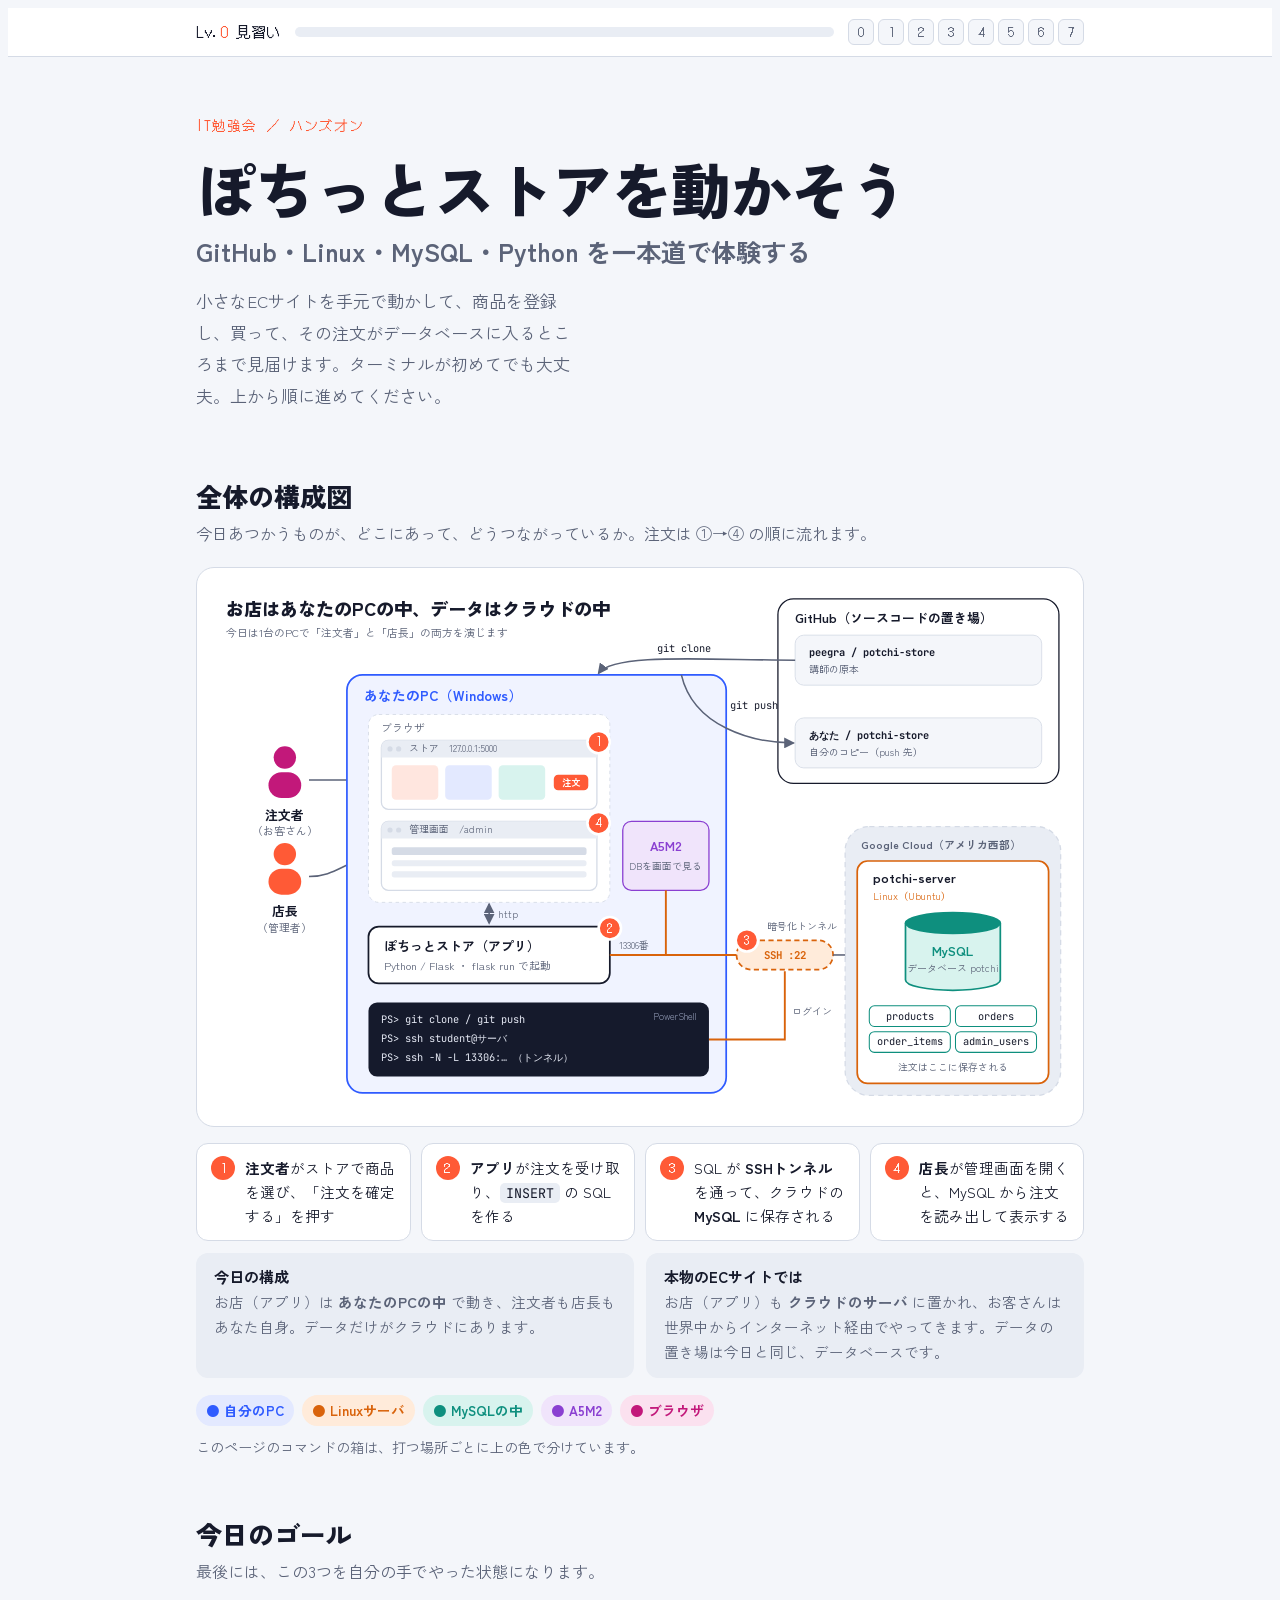
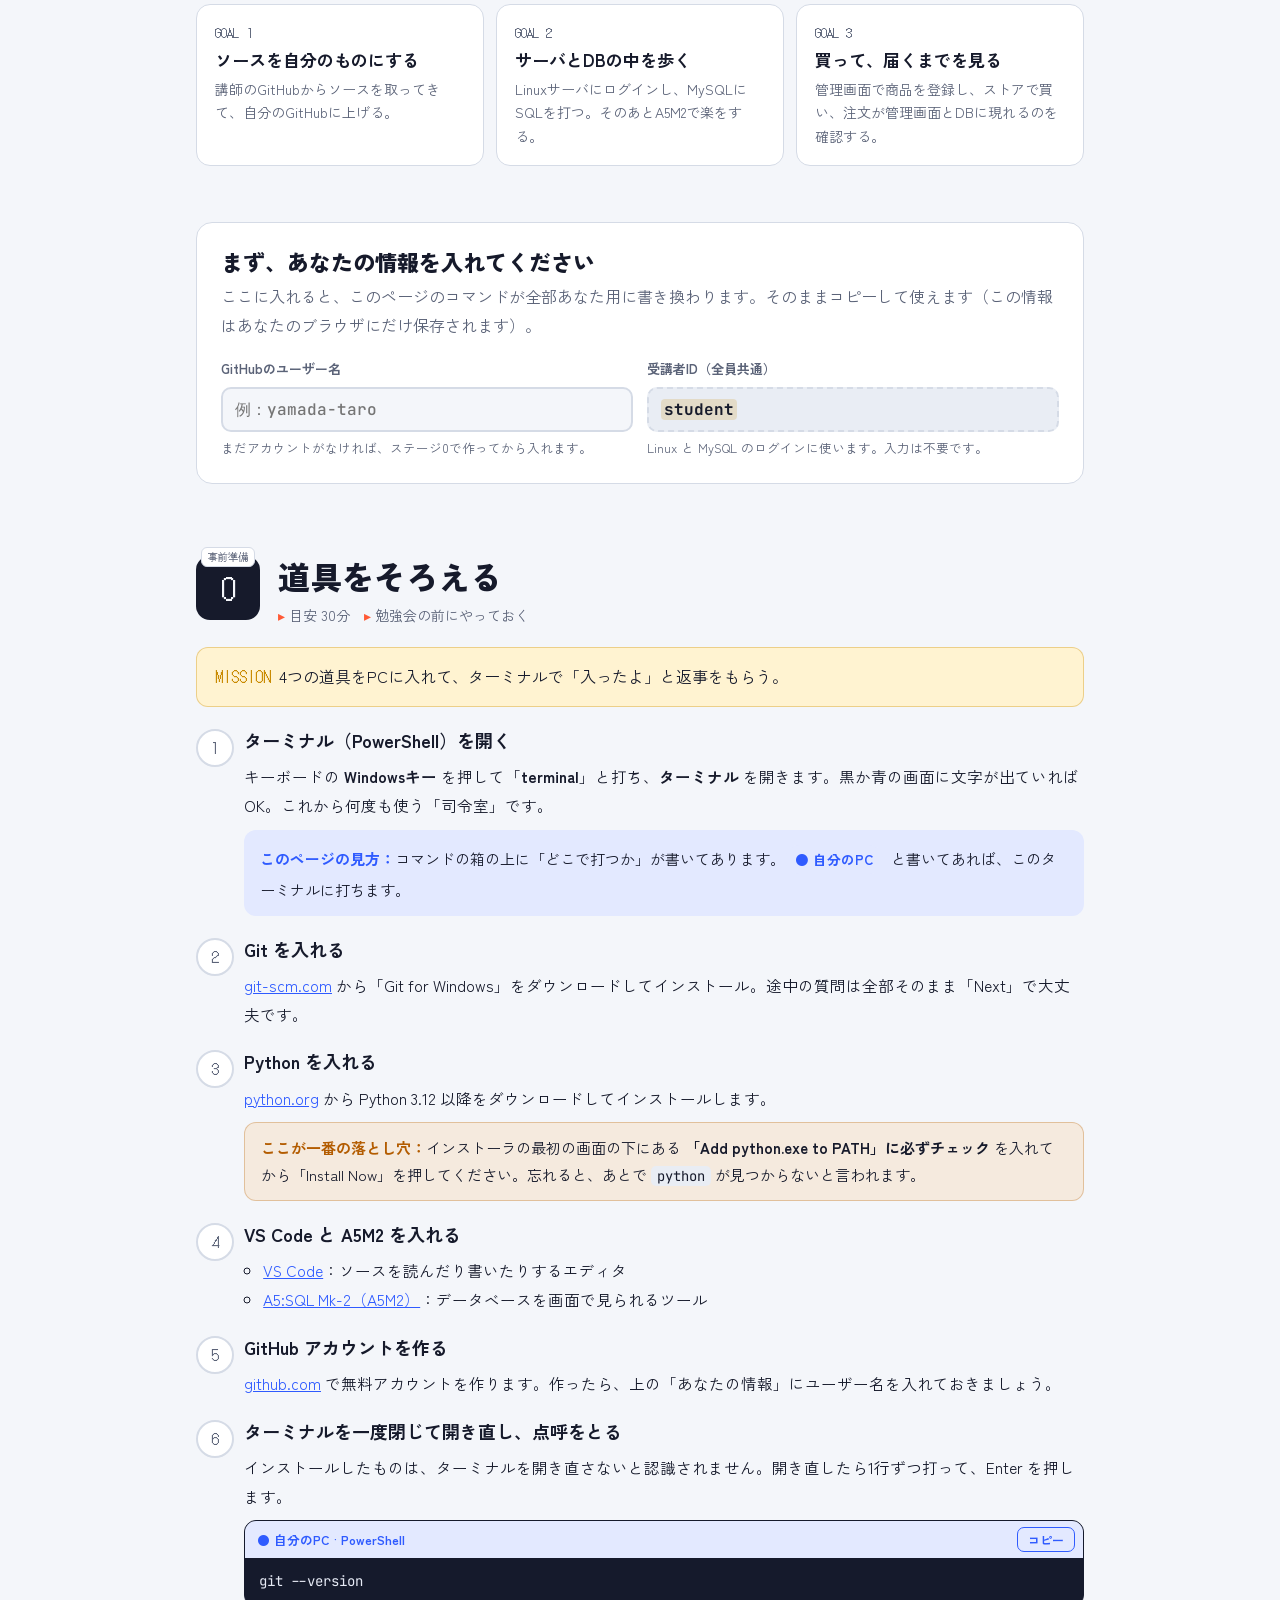
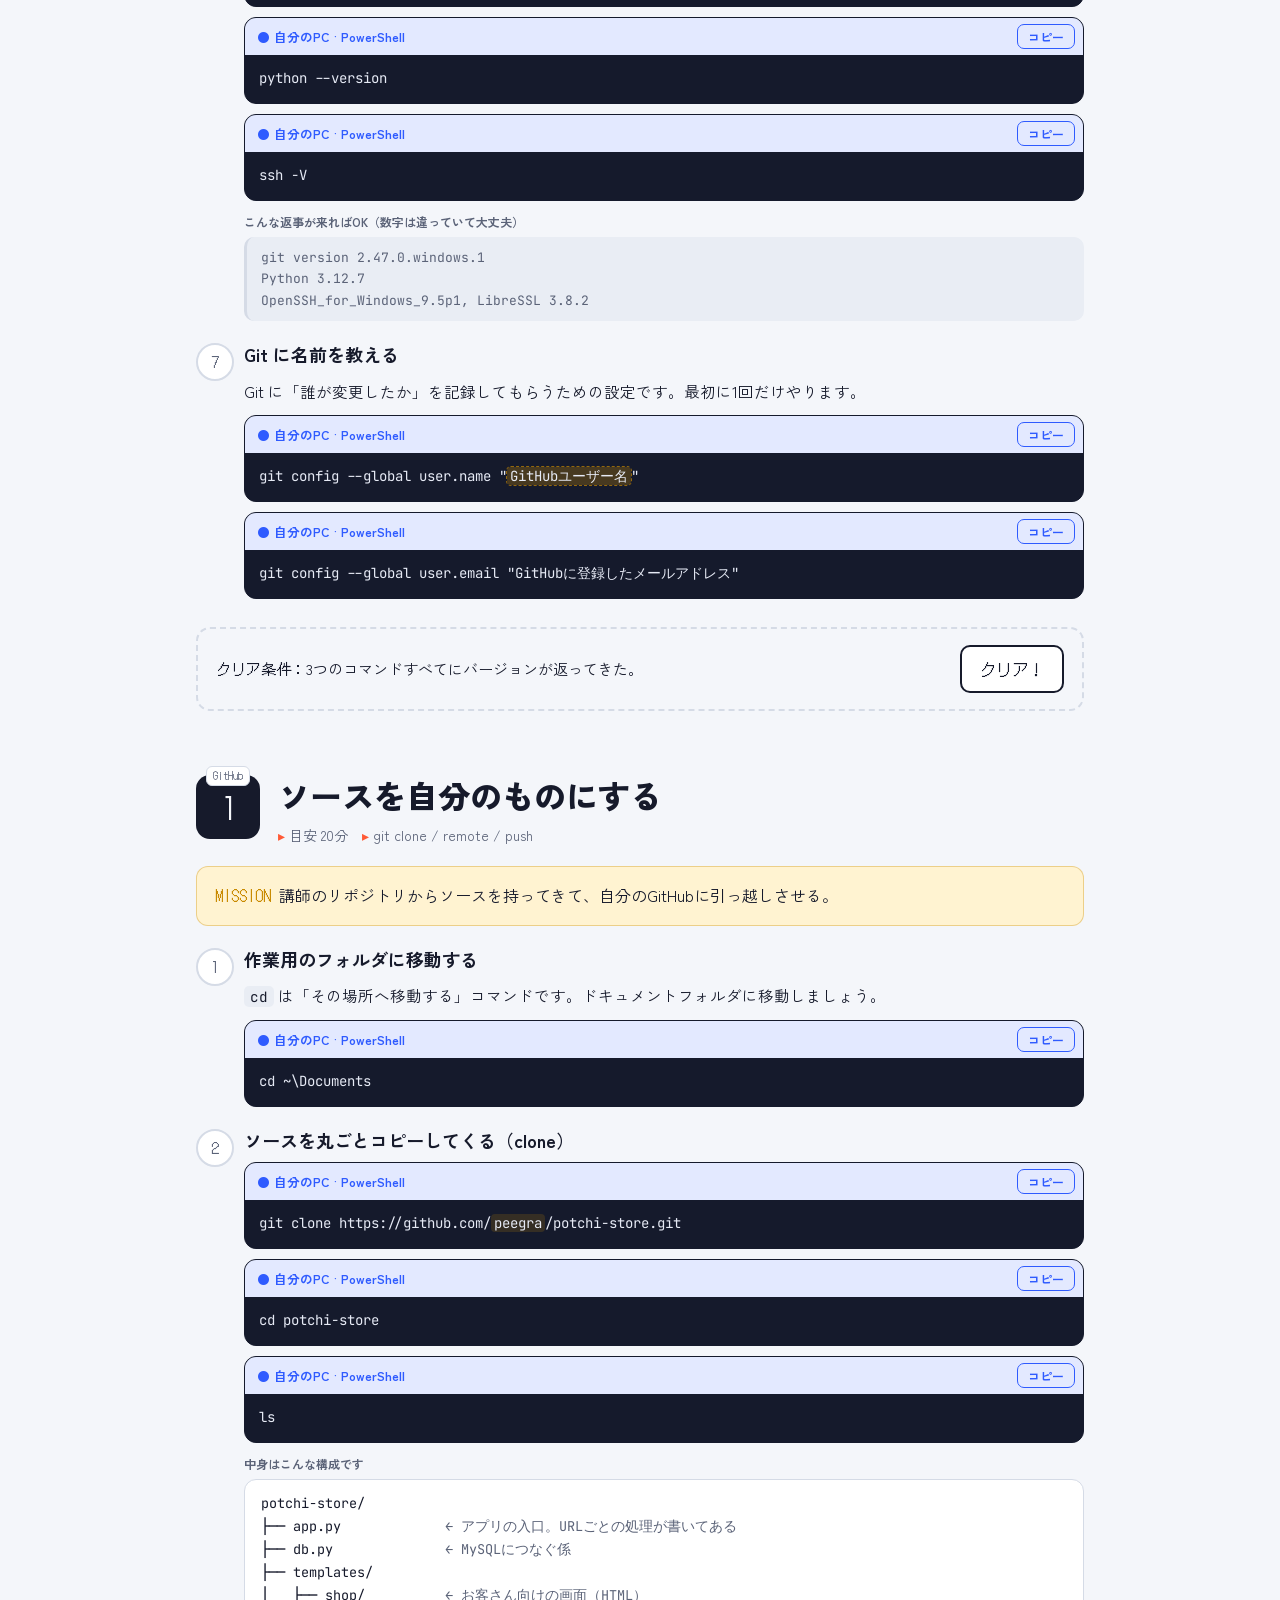
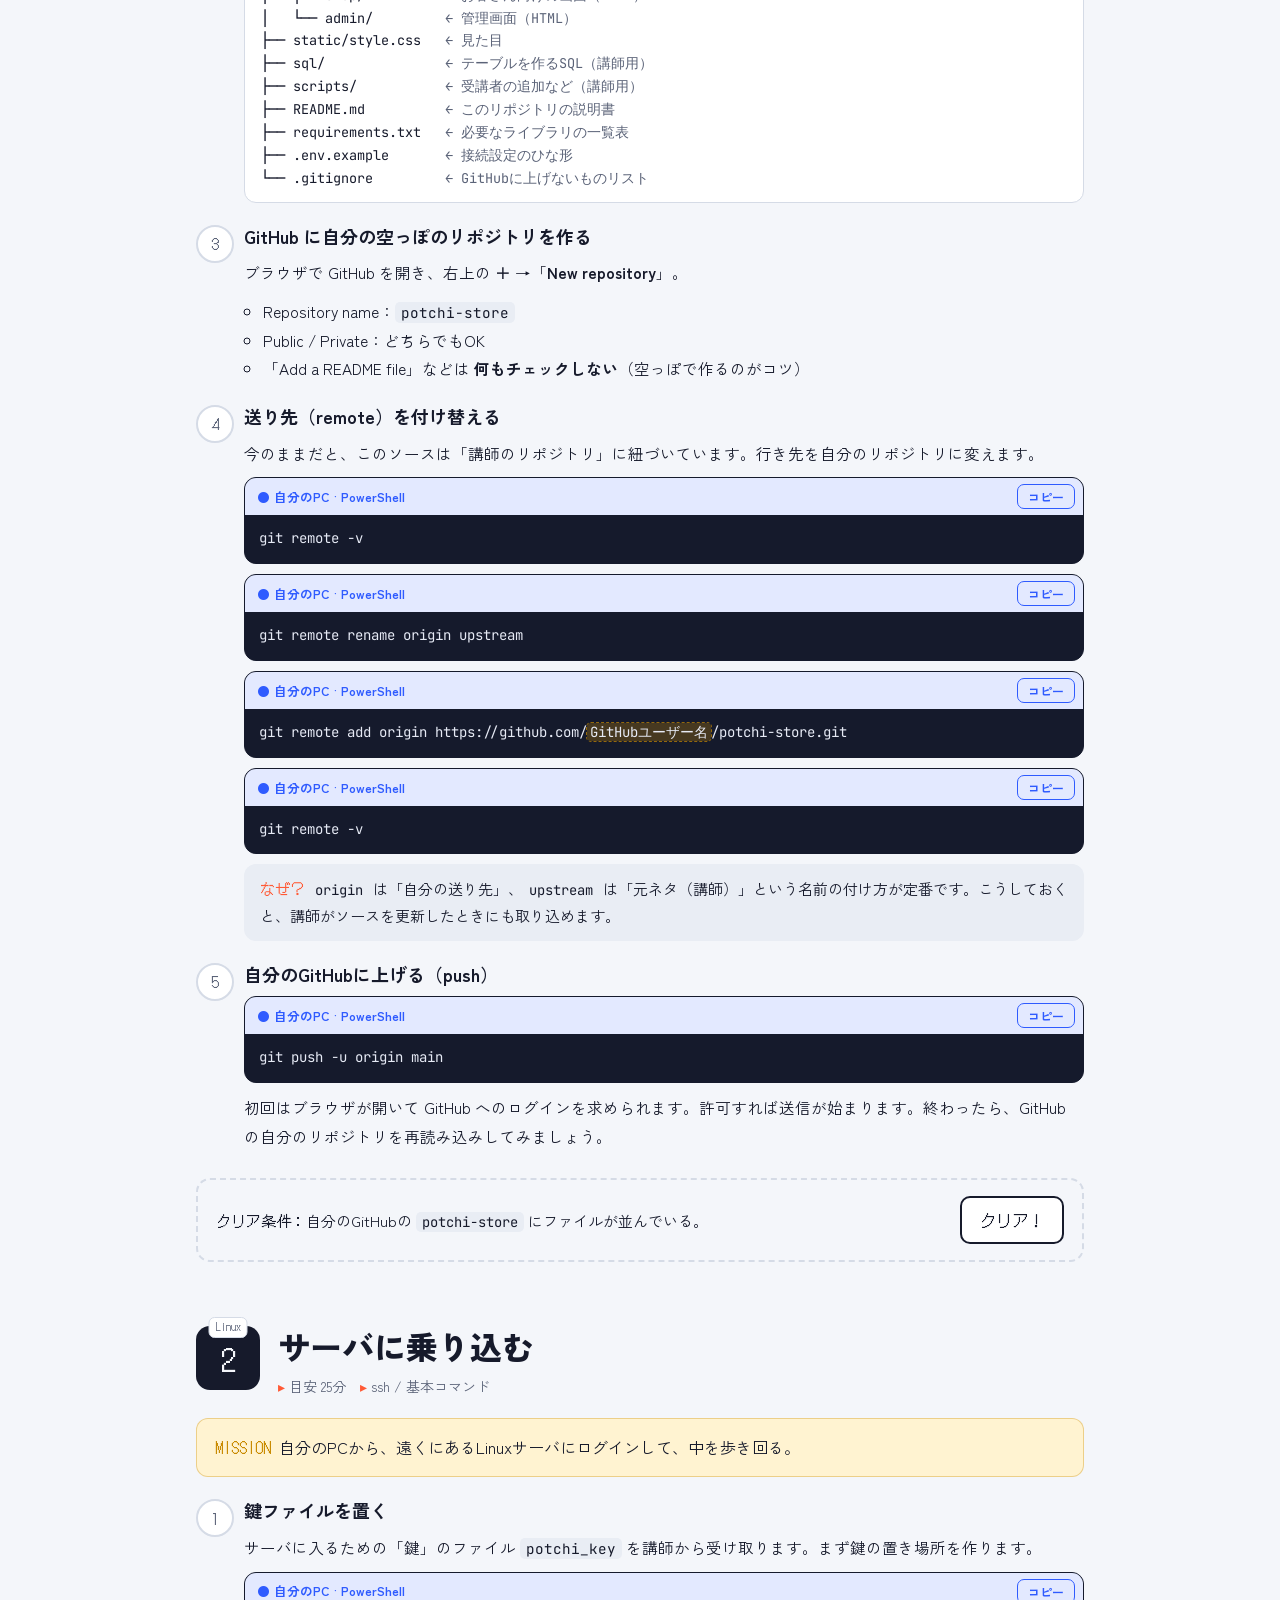
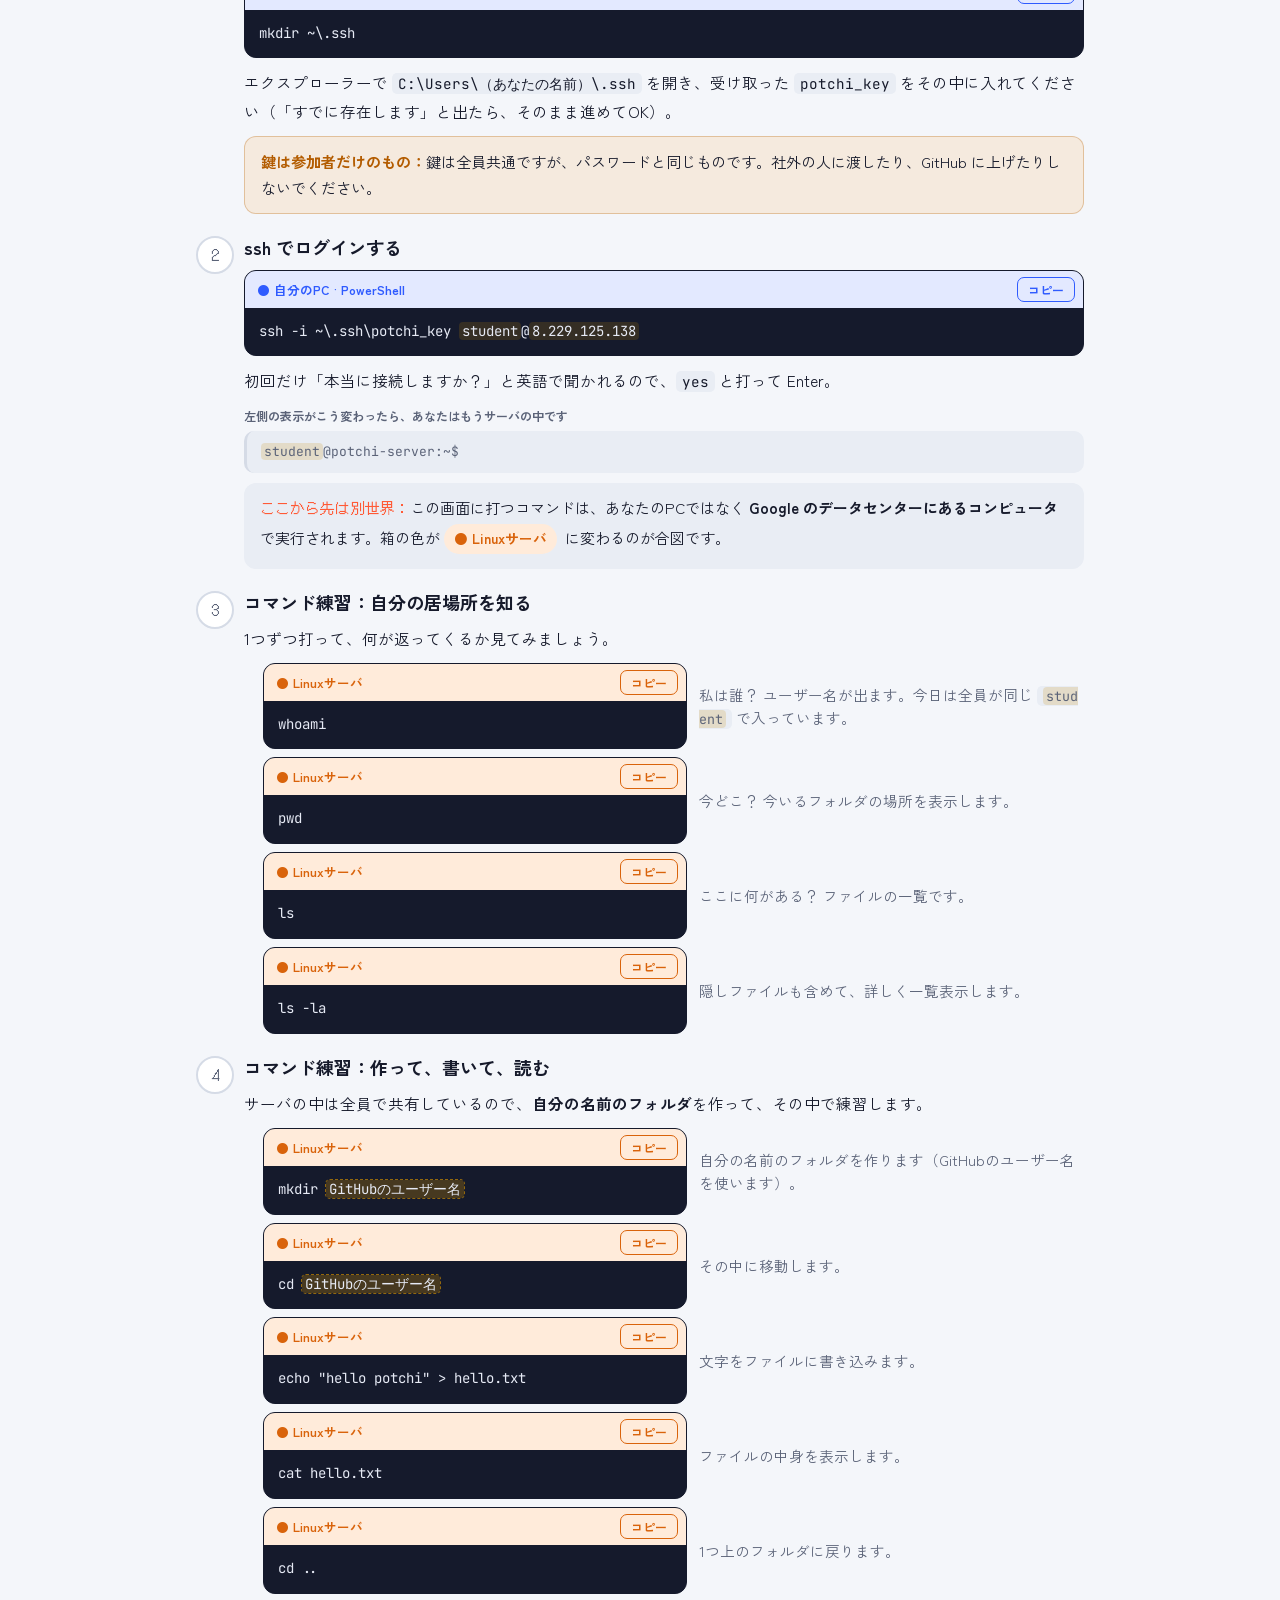
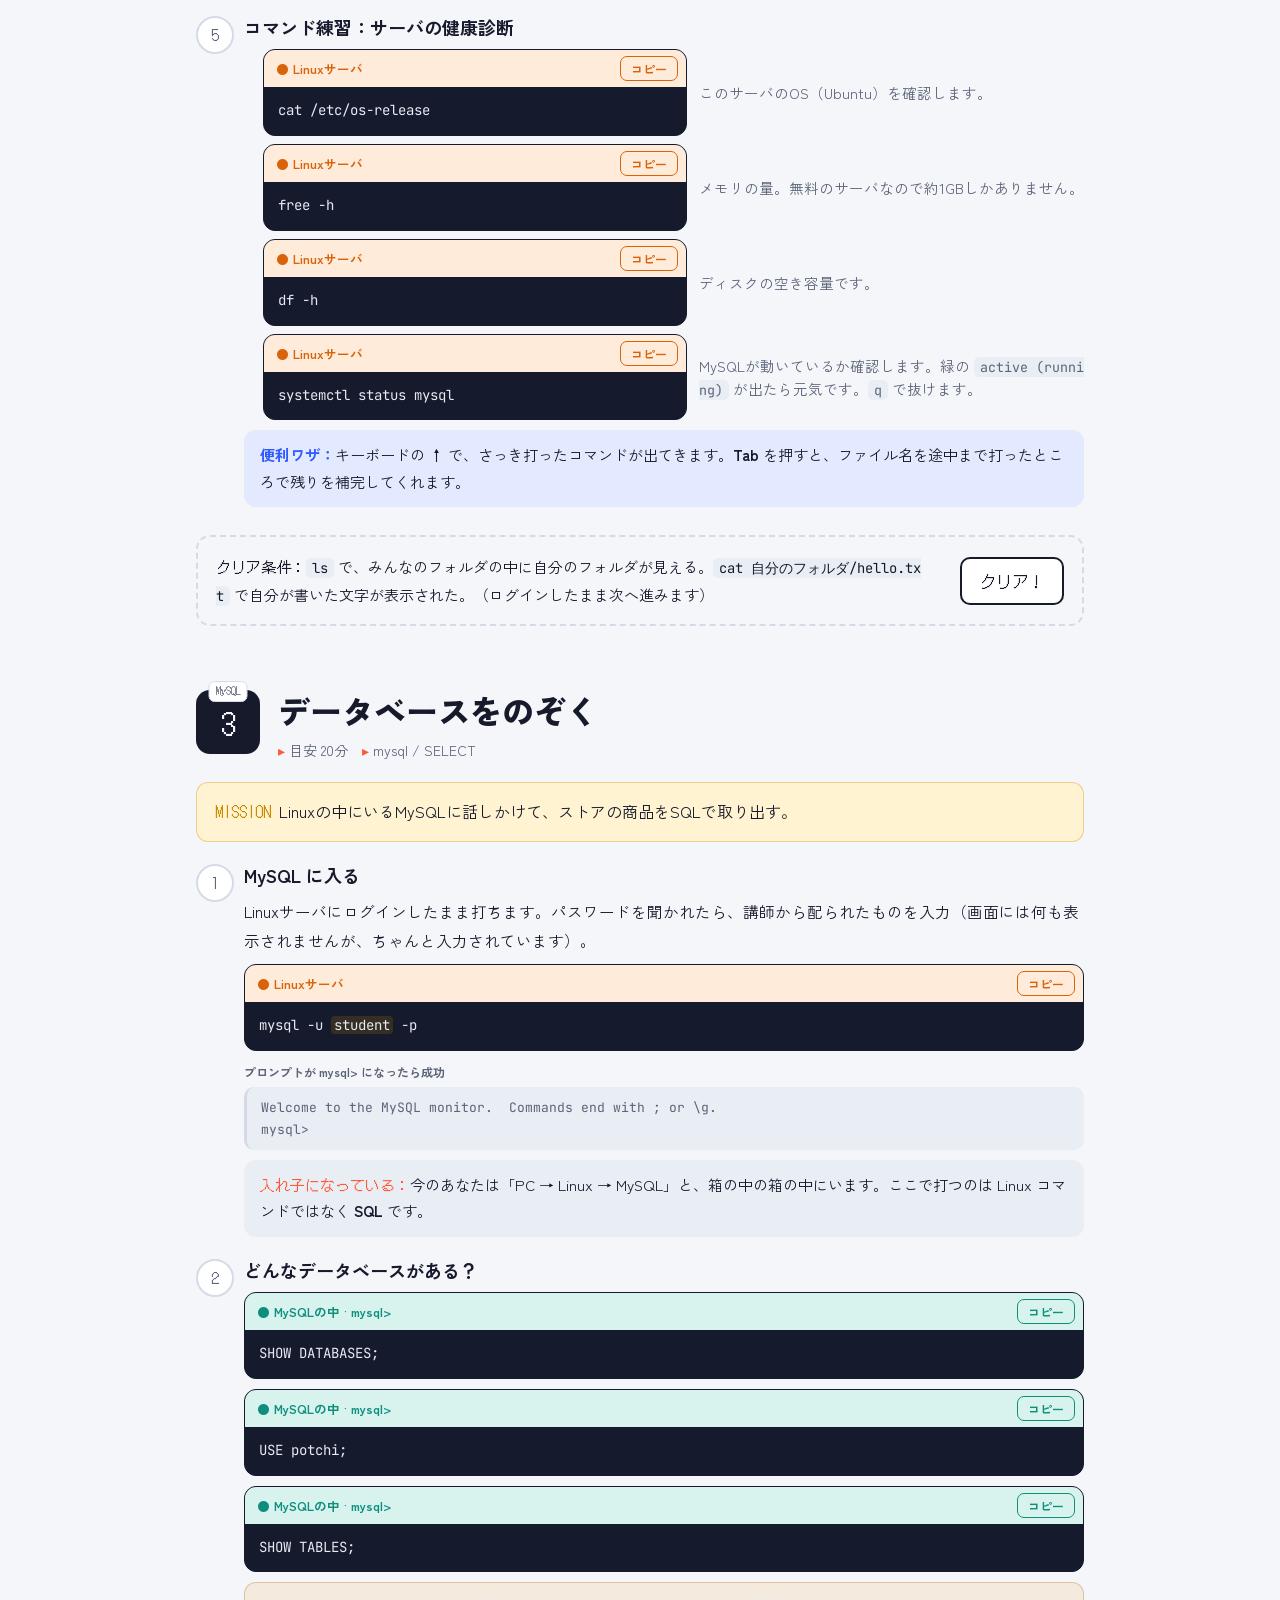
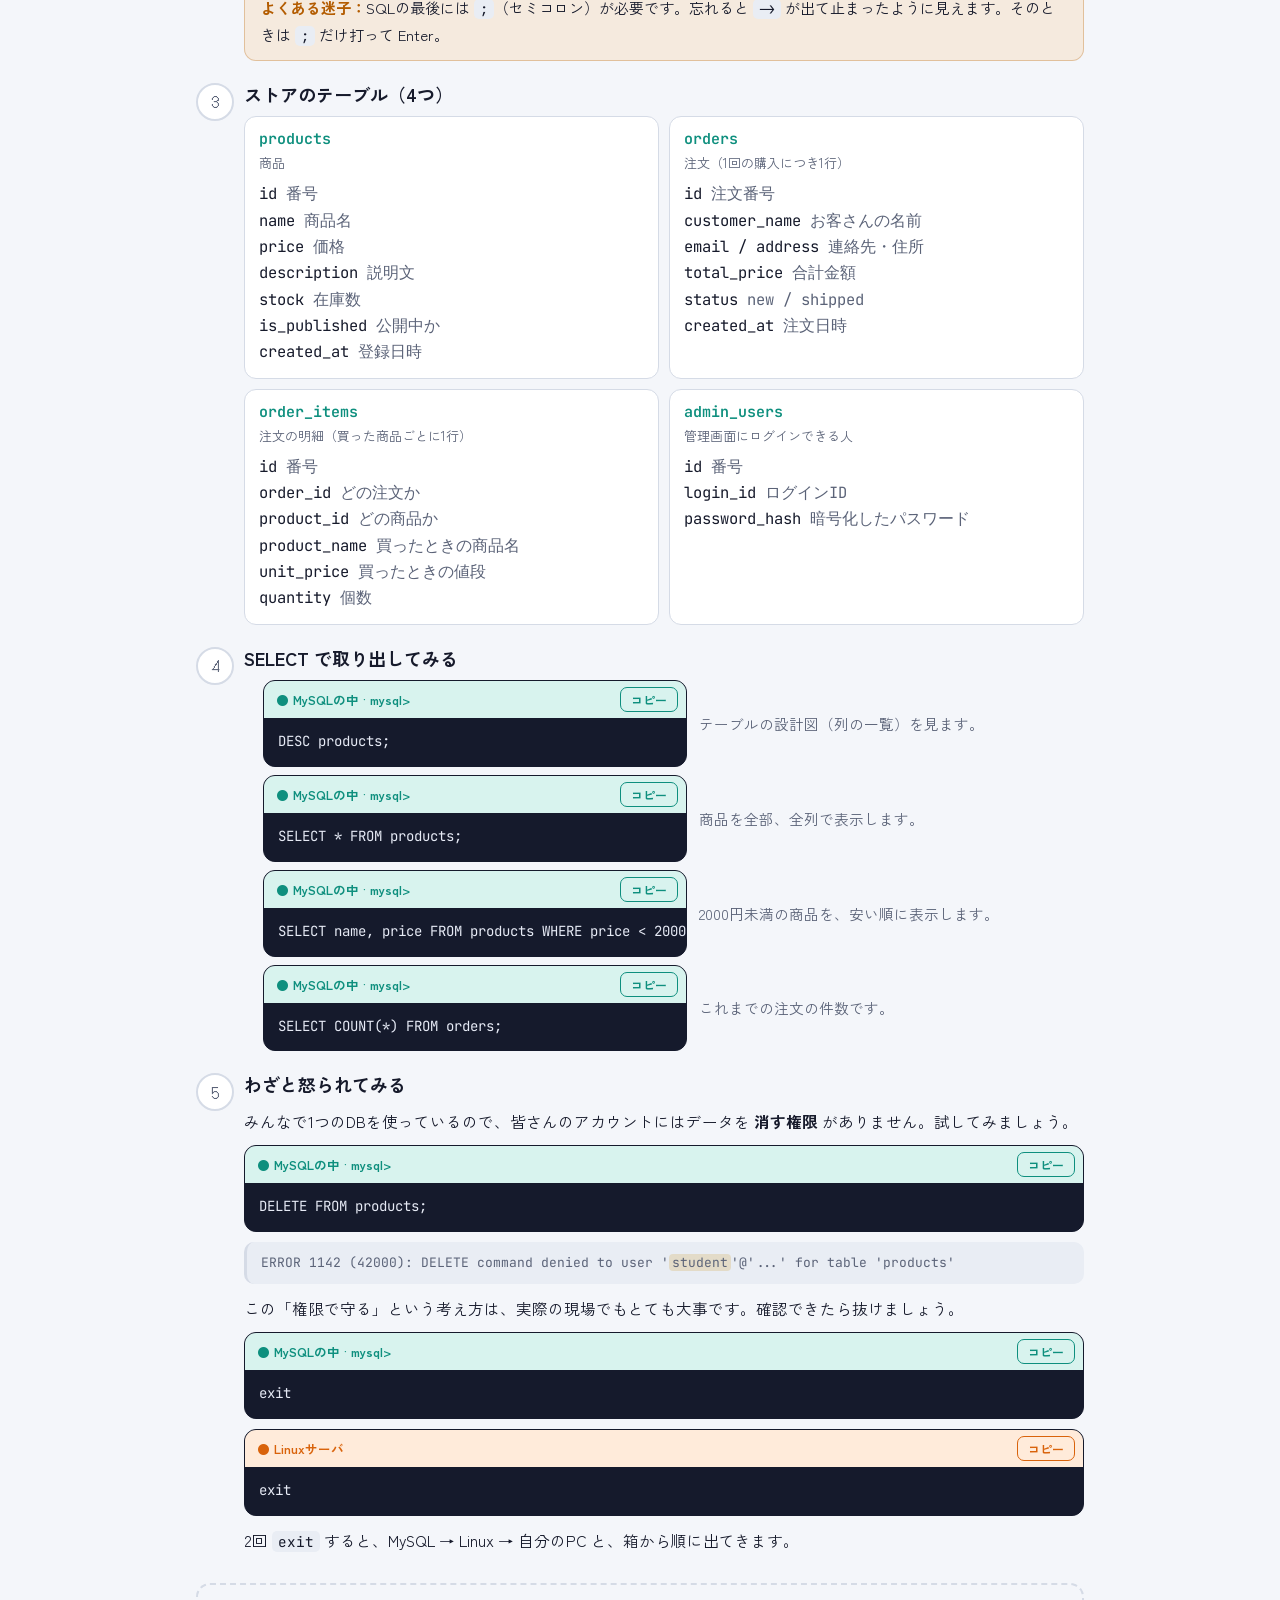
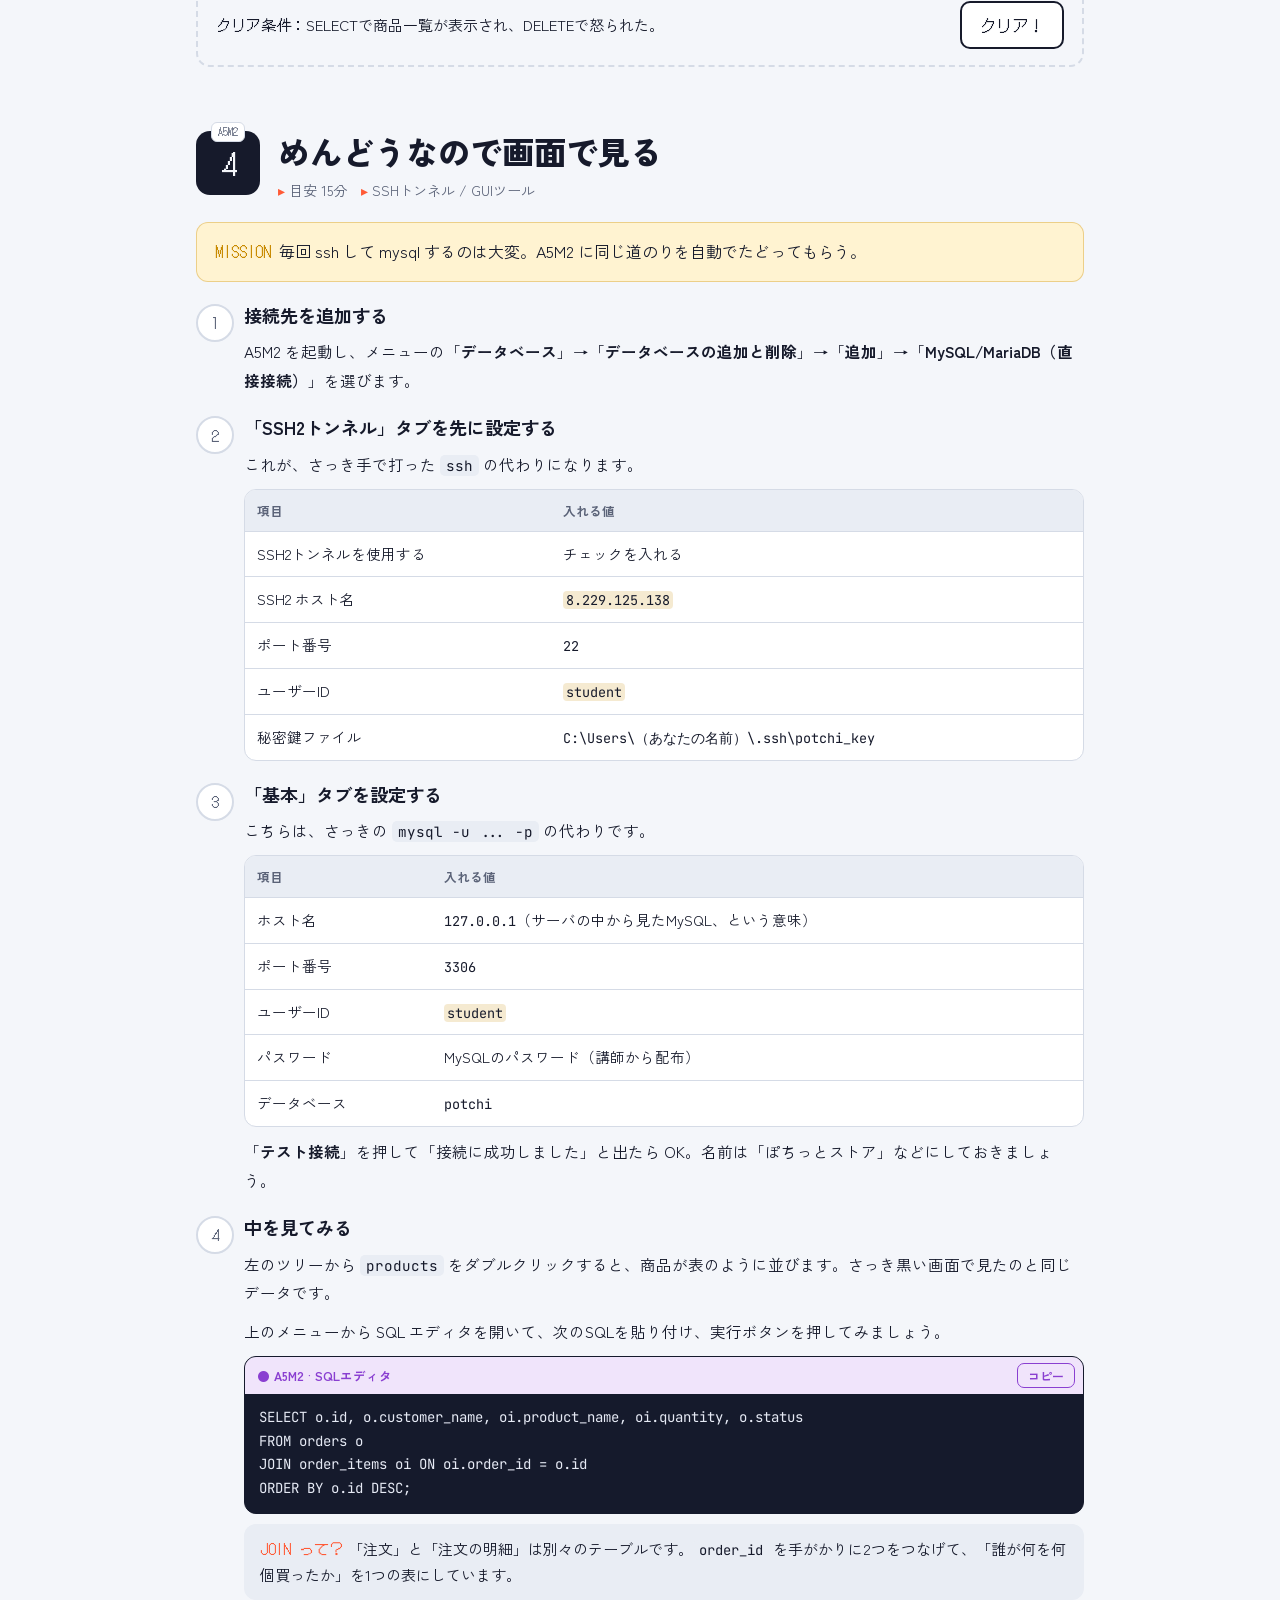
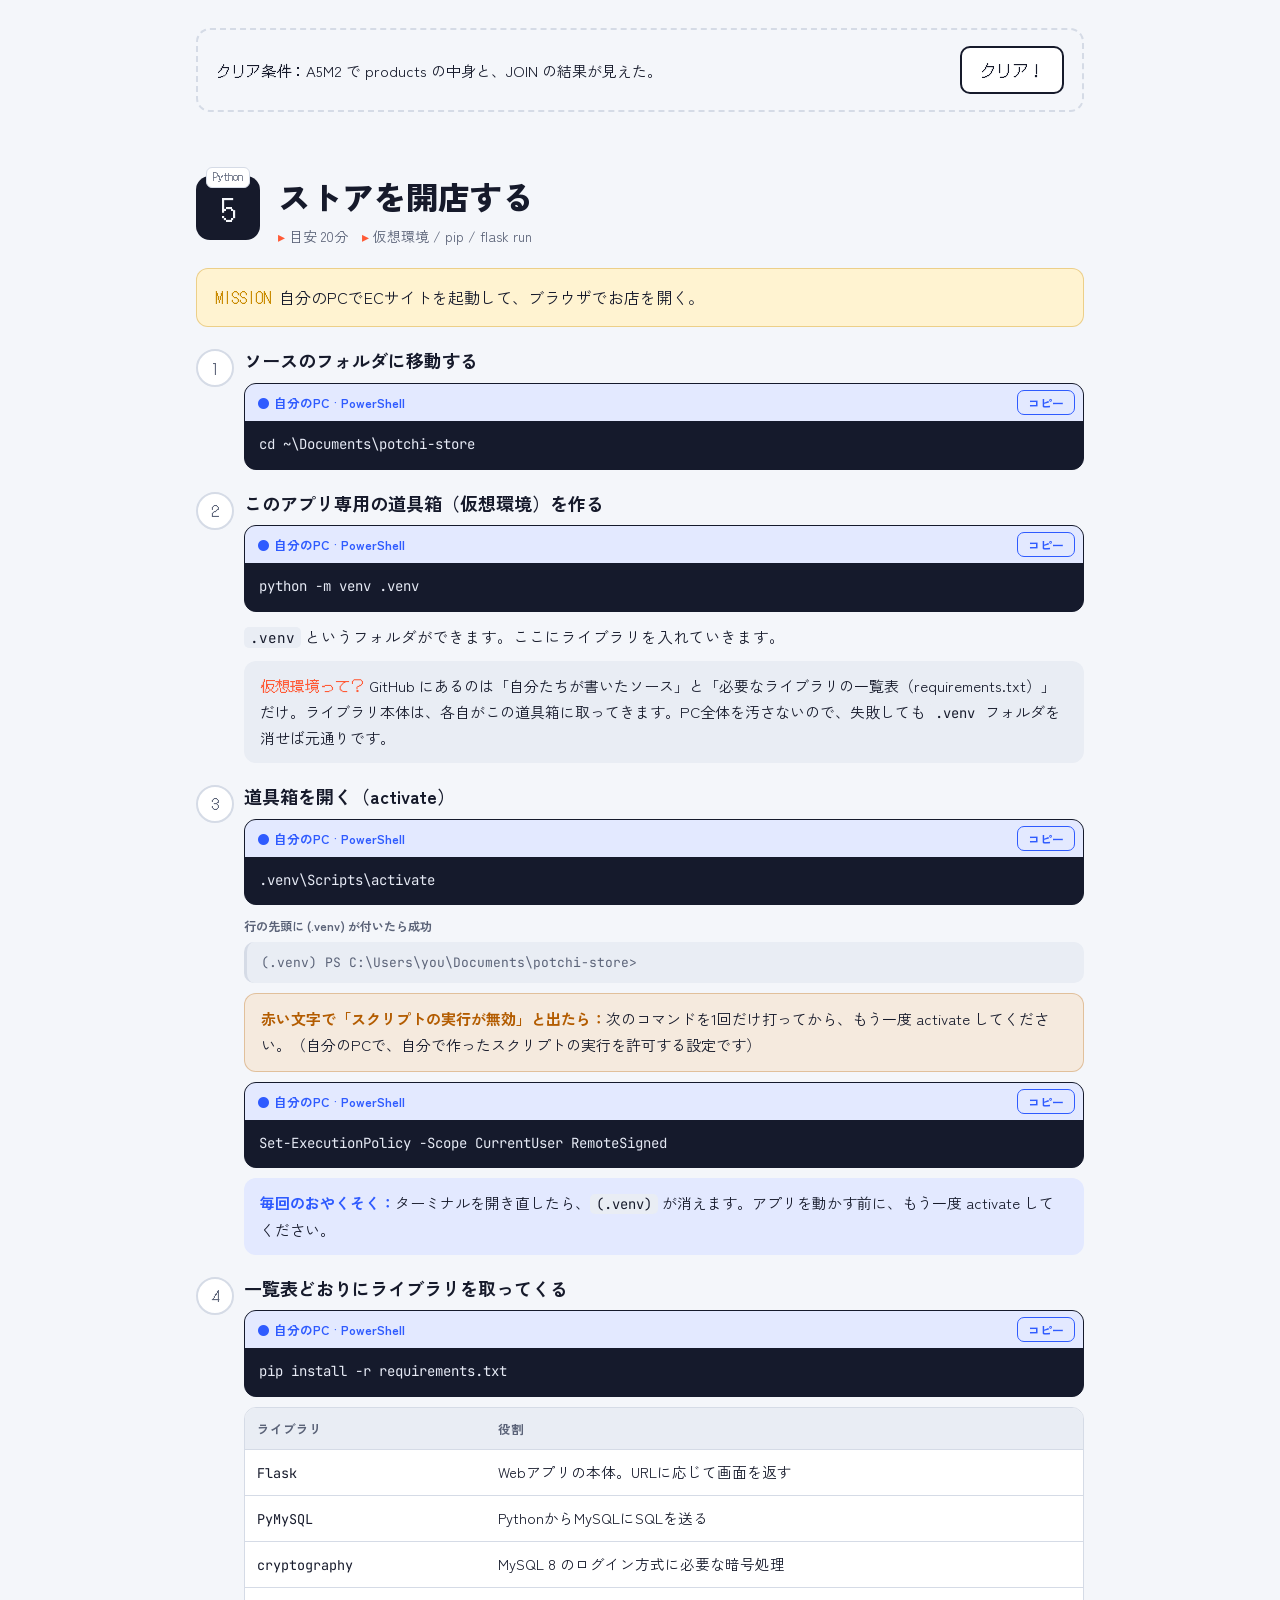
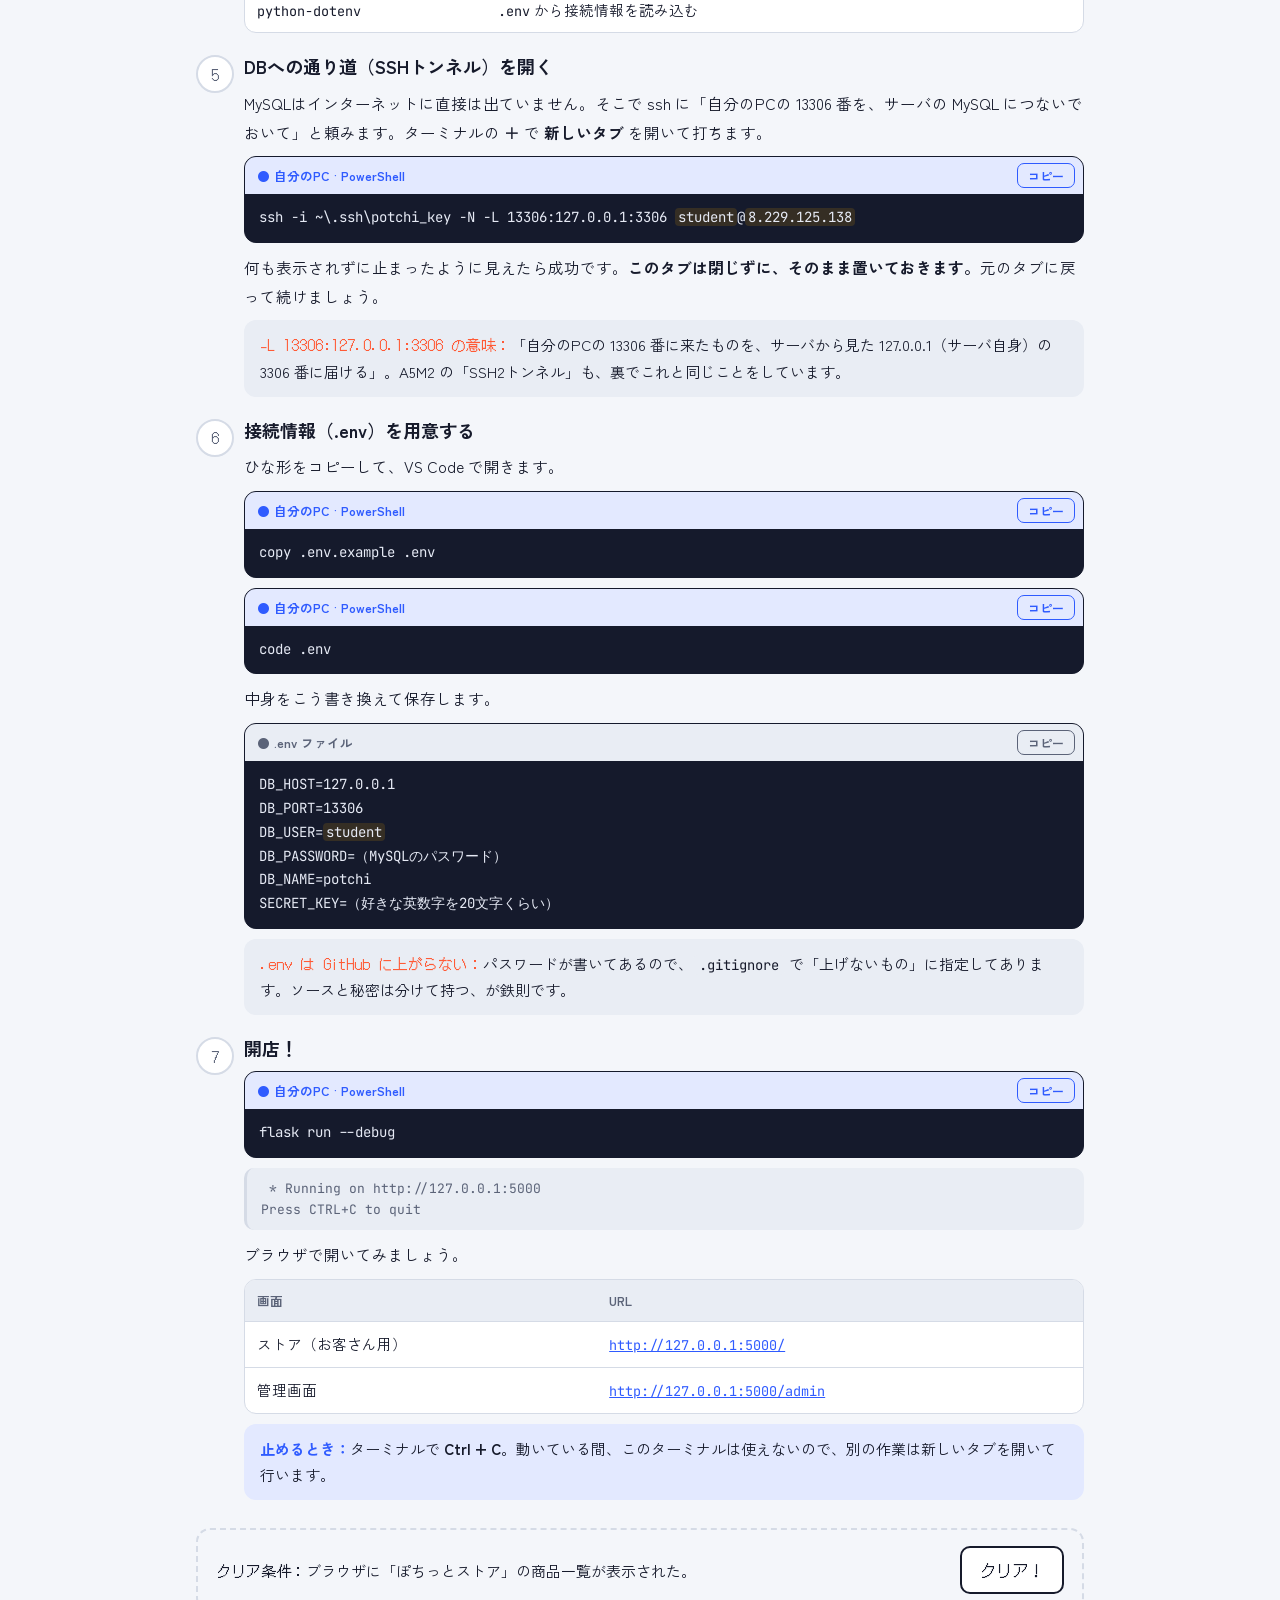
<file: docs/index.html>
<!doctype html>
<html lang="ja">
<head>
<meta charset="utf-8">
<meta name="viewport" content="width=device-width, initial-scale=1">
<title>ぽちっとストア ハンズオン</title>
<link rel="preconnect" href="https://fonts.googleapis.com">
<link rel="preconnect" href="https://fonts.gstatic.com" crossorigin>
<link rel="stylesheet" href="https://fonts.googleapis.com/css2?family=DotGothic16&family=JetBrains+Mono:wght@400;600&family=Zen+Kaku+Gothic+New:wght@400;500;700;900&display=swap">
<style>
/* Layout: 1本道の「ステージ制クエスト」。上部に進捗バー、各ステージは縦に並ぶ章。コマンドは「どこで打つか」を色で区別する */
:root{
  --bg:#F4F6FA; --surface:#FFFFFF; --sunk:#E9EDF4; --ink:#161A2B; --muted:#5B6378; --line:#D5DBE6;
  --accent:#FF5A36; --accent-ink:#FFFFFF; --accent-soft:#FFE6DF;
  --gold:#C98A00; --gold-soft:#FFF3D1;
  --pc:#2F5BFF; --pc-soft:#E3E9FF;
  --linux:#D9630B; --linux-soft:#FFEBDA;
  --mysql:#0E8F7E; --mysql-soft:#D8F3EE;
  --a5:#8A3FD1; --a5-soft:#F0E4FB;
  --web:#C2187A; --web-soft:#FBE1EF;
  --code-bg:#151A2C; --code-ink:#E6EAF5; --code-muted:#8A93AD;
  --ok:#17834A; --warn:#B35C00;
  --f-display:"Zen Kaku Gothic New","Hiragino Kaku Gothic ProN","Yu Gothic",sans-serif;
  --f-body:"Zen Kaku Gothic New","Hiragino Sans","Yu Gothic UI","Meiryo",sans-serif;
  --f-game:"DotGothic16","Zen Kaku Gothic New",monospace;
  --f-mono:"JetBrains Mono",ui-monospace,"Cascadia Code",Consolas,monospace;
}
@media (prefers-color-scheme: dark){:root:not([data-theme="light"]){
  --bg:#0E1221; --surface:#161B2E; --sunk:#1D2338; --ink:#E8ECF6; --muted:#9AA3BB; --line:#2B3350;
  --accent:#FF7A5C; --accent-ink:#1A0D08; --accent-soft:#3A1F1A;
  --gold:#F2C14E; --gold-soft:#33290F;
  --pc:#7D98FF; --pc-soft:#1F2850;
  --linux:#FF9A4D; --linux-soft:#3A2614;
  --mysql:#3CCFB8; --mysql-soft:#123430;
  --a5:#C28AF5; --a5-soft:#2C1D40;
  --web:#F07AB8; --web-soft:#3A1A2D;
  --code-bg:#0A0D18; --code-ink:#E6EAF5; --code-muted:#7E87A2;
  --ok:#4FD08A; --warn:#FFB45C;
  color-scheme:dark}}
:root[data-theme="dark"]{
  --bg:#0E1221; --surface:#161B2E; --sunk:#1D2338; --ink:#E8ECF6; --muted:#9AA3BB; --line:#2B3350;
  --accent:#FF7A5C; --accent-ink:#1A0D08; --accent-soft:#3A1F1A;
  --gold:#F2C14E; --gold-soft:#33290F;
  --pc:#7D98FF; --pc-soft:#1F2850;
  --linux:#FF9A4D; --linux-soft:#3A2614;
  --mysql:#3CCFB8; --mysql-soft:#123430;
  --a5:#C28AF5; --a5-soft:#2C1D40;
  --web:#F07AB8; --web-soft:#3A1A2D;
  --code-bg:#0A0D18; --code-ink:#E6EAF5; --code-muted:#7E87A2;
  --ok:#4FD08A; --warn:#FFB45C;
  color-scheme:dark}

*{box-sizing:border-box}
body{background:var(--bg);color:var(--ink);font-family:var(--f-body);font-size:16px;line-height:1.85;-webkit-font-smoothing:antialiased}
body::before{content:"";position:fixed;inset:0 0 auto;height:env(safe-area-inset-top,0px);z-index:10;background:var(--surface)}
a{color:var(--pc)}
h1,h2,h3{font-family:var(--f-display);text-wrap:balance;line-height:1.3;margin:0}
p{margin:0}
.wrap{max-width:920px;margin:0 auto;padding-left:max(16px,env(safe-area-inset-left,0px));padding-right:max(16px,env(safe-area-inset-right,0px))}
.prose{max-width:66ch}
:focus-visible{outline:3px solid var(--pc);outline-offset:2px;border-radius:4px}

/* ---------- sticky progress ---------- */
.bar{position:sticky;top:env(safe-area-inset-top,0px);z-index:20;background:var(--surface);border-bottom:1px solid var(--line)}
.bar .wrap{display:flex;align-items:center;gap:14px;padding-block:10px}
.lv{font-family:var(--f-game);font-size:15px;white-space:nowrap;color:var(--ink)}
.lv b{color:var(--accent);font-weight:400}
.meter{flex:1;min-width:60px;height:10px;background:var(--sunk);border-radius:99px;overflow:hidden}
.meter i{display:block;height:100%;width:0;background:repeating-linear-gradient(90deg,var(--accent) 0 10px,color-mix(in srgb,var(--accent) 80%,var(--gold)) 10px 12px);transition:width .5s ease}
.chips{display:flex;gap:4px}
.chips a{font-family:var(--f-game);font-size:13px;text-decoration:none;color:var(--muted);width:26px;height:26px;display:grid;place-items:center;border:1px solid var(--line);border-radius:6px;background:var(--bg)}
.chips a.done{background:var(--accent);color:var(--accent-ink);border-color:var(--accent)}
@media (max-width:640px){.chips{display:none}}

/* ---------- hero ---------- */
.hero{padding-block:56px 40px}
.eyebrow{font-family:var(--f-game);font-size:14px;letter-spacing:.08em;color:var(--accent)}
.hero h1{font-size:clamp(34px,6.4vw,60px);font-weight:900;letter-spacing:-.01em;margin-top:10px}
.hero h1 small{display:block;font-size:.42em;font-weight:700;color:var(--muted);letter-spacing:0;margin-top:8px}
.hero .lead{margin-top:18px;font-size:17px;color:var(--muted);max-width:42ch}

/* ---------- system diagram ---------- */
.diagram-box{margin-top:18px;background:var(--surface);border:1px solid var(--line);border-radius:18px;padding:12px;overflow-x:auto}
.diagram{display:block;width:100%;min-width:760px;height:auto;font-family:var(--f-body)}
.diagram text{fill:var(--ink)}
.diagram .c{text-anchor:middle}
.diagram .b{font-weight:700}
.d-head{font-size:21px;font-weight:900;font-family:var(--f-display)}
.d-title{font-size:16px;font-weight:700}
.d-label{font-size:15px;font-weight:700}
.diagram .d-note{font-size:12.5px;fill:var(--muted)}
.diagram .d-tiny{font-size:11.5px;fill:var(--muted)}
.diagram .d-mono{font-family:var(--f-mono);font-size:12px}
.diagram .pc{fill:var(--pc)} .diagram .a5{fill:var(--a5)} .diagram .linux{fill:var(--linux)} .diagram .mysql{fill:var(--mysql)}
.d-buyer{fill:var(--web)} .d-owner{fill:var(--accent)}
.d-arrow{fill:none;stroke:var(--muted);stroke-width:1.8}
.d-line{fill:none;stroke:var(--linux);stroke-width:2.2}
.d-ah{fill:var(--muted)}
.d-pc{fill:color-mix(in srgb,var(--pc-soft) 55%,var(--surface));stroke:var(--pc);stroke-width:2}
.d-sub{fill:var(--surface);stroke:var(--line);stroke-dasharray:4 4}
.d-win{fill:var(--surface);stroke:var(--line);stroke-width:1.5}
.d-winbar{fill:var(--sunk)}
.d-dot{fill:var(--line)}
.d-tile.t1{fill:var(--accent-soft)} .d-tile.t2{fill:var(--pc-soft)} .d-tile.t3{fill:var(--mysql-soft)}
.d-buy{fill:var(--accent)}
.diagram .d-buytxt{fill:var(--accent-ink);font-size:10.5px;font-weight:700}
.d-row{fill:var(--sunk)} .d-row.head{fill:var(--line)}
.d-app{fill:var(--surface);stroke:var(--ink);stroke-width:2}
.d-a5{fill:var(--a5-soft);stroke:var(--a5);stroke-width:1.5}
.d-term{fill:var(--code-bg)}
.diagram .d-termtxt{fill:var(--code-ink);font-family:var(--f-mono);font-size:12px}
.diagram .d-termdim{fill:var(--code-muted);font-size:11px}
.d-pipe{fill:var(--linux-soft);stroke:var(--linux);stroke-width:2;stroke-dasharray:6 4}
.diagram .d-pipetxt{fill:var(--linux);font-size:12.5px;font-weight:700;font-family:var(--f-mono)}
.d-cloud{fill:var(--sunk);stroke:var(--line);stroke-width:1.5;stroke-dasharray:6 5}
.d-server{fill:var(--surface);stroke:var(--linux);stroke-width:2}
.d-db{fill:var(--mysql-soft);stroke:var(--mysql);stroke-width:2}
.d-dbtop{fill:var(--mysql);stroke:var(--mysql);stroke-width:2}
.d-chip{fill:var(--surface);stroke:var(--mysql);stroke-width:1.2}
.d-gh{fill:var(--surface);stroke:var(--ink);stroke-width:1.5}
.d-repo{fill:var(--bg);stroke:var(--line)}
.d-step circle{fill:var(--accent);stroke:var(--surface);stroke-width:3}
.diagram .d-step text{fill:var(--accent-ink);font-family:var(--f-game);font-size:14px}
.flow{list-style:none;margin:16px 0 0;padding:0;display:grid;grid-template-columns:repeat(4,1fr);gap:10px}
@media (max-width:820px){.flow{grid-template-columns:1fr 1fr}}
@media (max-width:480px){.flow{grid-template-columns:1fr}}
.flow li{display:flex;gap:10px;align-items:flex-start;font-size:14.5px;line-height:1.65;background:var(--surface);border:1px solid var(--line);border-radius:12px;padding:12px 14px;min-width:0}
.flow b{flex:none;width:24px;height:24px;border-radius:50%;display:grid;place-items:center;background:var(--accent);color:var(--accent-ink);font:400 13px var(--f-game)}
.versus{display:grid;grid-template-columns:1fr 1fr;gap:12px;margin-top:12px}
@media (max-width:640px){.versus{grid-template-columns:1fr}}
.versus>div{border-radius:12px;padding:14px 18px;background:var(--sunk)}
.versus h3{font-size:15px;margin-bottom:4px}
.versus p{font-size:14.5px;color:var(--muted);line-height:1.7}

/* ---------- section basics ---------- */
section{padding-block:28px}
.panel{background:var(--surface);border:1px solid var(--line);border-radius:16px;padding:24px}
.h2{font-size:26px;font-weight:900}
.sub{color:var(--muted);margin-top:6px}

/* goal list */
.goals{display:grid;grid-template-columns:repeat(3,1fr);gap:12px;margin-top:18px}
@media (max-width:700px){.goals{grid-template-columns:1fr}}
.goal{background:var(--surface);border:1px solid var(--line);border-radius:14px;padding:16px 18px}
.goal .k{font-family:var(--f-game);font-size:13px;color:var(--muted)}
.goal h3{font-size:17px;margin-top:4px}
.goal p{font-size:14px;color:var(--muted);margin-top:6px;line-height:1.7}

/* architecture */
.arch{display:grid;grid-template-columns:1fr auto 1fr;gap:14px;align-items:stretch;margin-top:18px}
@media (max-width:760px){.arch{grid-template-columns:1fr}.arch .wire{transform:rotate(90deg);justify-self:center}}
.node{border:2px solid var(--line);border-radius:14px;padding:14px 16px;background:var(--surface);min-width:0}
.node h4{margin:0 0 8px;font-family:var(--f-game);font-weight:400;font-size:14px;color:var(--muted)}
.tag{display:inline-flex;align-items:center;gap:6px;font-size:13.5px;font-weight:700;padding:3px 10px;border-radius:99px;margin:3px 4px 3px 0;white-space:nowrap}
.tag.pc{background:var(--pc-soft);color:var(--pc)}
.tag.linux{background:var(--linux-soft);color:var(--linux)}
.tag.mysql{background:var(--mysql-soft);color:var(--mysql)}
.tag.a5{background:var(--a5-soft);color:var(--a5)}
.tag.web{background:var(--web-soft);color:var(--web)}
.wire{display:grid;place-items:center;font-family:var(--f-mono);font-size:12px;color:var(--muted);text-align:center;line-height:1.5}
.wire span{display:block;padding:4px 8px;border:1px dashed var(--line);border-radius:8px;background:var(--bg)}
.arch-note{grid-column:1/-1;font-size:14px;color:var(--muted)}

/* legend */
.legend{display:flex;flex-wrap:wrap;gap:6px 4px;margin-top:14px}

/* you form */
.you{display:grid;grid-template-columns:repeat(2,1fr);gap:14px;margin-top:16px}
@media (max-width:640px){.you{grid-template-columns:1fr}}
.you label{display:block;font-size:13px;font-weight:700;color:var(--muted);margin-bottom:6px}
.you input{width:100%;font:500 16px var(--f-mono);padding:10px 12px;border:2px solid var(--line);border-radius:10px;background:var(--bg);color:var(--ink)}
.you input:focus{border-color:var(--pc);outline:none}
.fixed-id{font:700 16px var(--f-mono);padding:10px 12px;border:2px dashed var(--line);border-radius:10px;background:var(--sunk)}
.you .hint{font-size:12.5px;color:var(--muted);margin-top:4px}

/* ---------- stage ---------- */
.stage{padding-block:44px 20px;scroll-margin-top:60px}
.stage-head{display:grid;grid-template-columns:auto 1fr;gap:18px;align-items:start}
.stage-no{font-family:var(--f-game);width:64px;height:64px;border-radius:14px;display:grid;place-items:center;font-size:30px;background:var(--ink);color:var(--bg);position:relative}
.stage.cleared .stage-no{background:var(--accent);color:var(--accent-ink)}
.stage-no small{position:absolute;top:-9px;left:50%;transform:translateX(-50%);font-size:10px;background:var(--surface);color:var(--muted);border:1px solid var(--line);padding:0 6px;border-radius:6px;white-space:nowrap}
.stage h2{font-size:clamp(24px,3.6vw,32px);font-weight:900}
.stage .meta{display:flex;flex-wrap:wrap;gap:6px 14px;margin-top:6px;font-size:14px;color:var(--muted)}
.stage .meta span::before{content:"▸ ";color:var(--accent)}
.mission{margin-top:18px;padding:14px 18px;border-radius:12px;background:var(--gold-soft);border:1px solid color-mix(in srgb,var(--gold) 35%,transparent)}
.mission b{font-family:var(--f-game);font-weight:400;color:var(--gold);margin-right:8px}

.steps{list-style:none;margin:22px 0 0;padding:0;display:grid;gap:22px;counter-reset:s}
.steps>li{display:grid;grid-template-columns:34px 1fr;gap:14px;counter-increment:s}
.steps>li::before{content:counter(s);font-family:var(--f-game);width:34px;height:34px;border-radius:50%;display:grid;place-items:center;border:2px solid var(--line);color:var(--muted);font-size:15px;background:var(--surface)}
.steps>li>div{min-width:0;display:grid;gap:10px}
.steps h3{font-size:18px;font-weight:700}
.steps p,.steps li li{font-size:15.5px}
.steps ul{margin:0;padding-left:1.2em}

/* code blocks */
.cmd{border-radius:12px;overflow:hidden;background:var(--code-bg);border:1px solid var(--code-bg)}
.cmd-head{display:flex;align-items:center;justify-content:space-between;gap:10px;padding:6px 8px 6px 12px;font-size:12.5px;font-weight:700}
.cmd[data-loc="pc"] .cmd-head{background:var(--pc-soft);color:var(--pc)}
.cmd[data-loc="linux"] .cmd-head{background:var(--linux-soft);color:var(--linux)}
.cmd[data-loc="mysql"] .cmd-head{background:var(--mysql-soft);color:var(--mysql)}
.cmd[data-loc="a5"] .cmd-head{background:var(--a5-soft);color:var(--a5)}
.cmd[data-loc="file"] .cmd-head{background:var(--sunk);color:var(--muted)}
.cmd-head .where::before{content:"● "}
.copy{appearance:none;border:1px solid currentColor;background:transparent;color:inherit;font:700 12px var(--f-body);padding:3px 10px;border-radius:7px;cursor:pointer}
.copy.ok{background:currentColor}
.copy.ok span{color:var(--surface)}
.cmd pre{margin:0;padding:12px 14px;overflow-x:auto;font:14px/1.7 var(--f-mono);color:var(--code-ink);white-space:pre}
.cmd pre .pr{color:var(--code-muted);user-select:none}
pre.c{margin:0;font:14px/1.7 var(--f-mono);background:var(--code-bg);color:var(--code-ink);padding:12px 14px;border-radius:12px;overflow-x:auto}
.out{margin:0;font:13px/1.65 var(--f-mono);background:var(--sunk);color:var(--muted);padding:10px 14px;border-radius:10px;overflow-x:auto;white-space:pre;border-left:3px solid var(--line)}
.out-label{font-size:12px;font-weight:700;color:var(--muted);margin-bottom:-6px}
.v{background:color-mix(in srgb,var(--gold) 28%,transparent);color:inherit;border-radius:4px;padding:0 3px;outline:1px dashed color-mix(in srgb,var(--gold) 70%,transparent)}
.v.filled{outline:none;background:color-mix(in srgb,var(--gold) 18%,transparent)}
code.i{font:0.92em var(--f-mono);background:var(--sunk);padding:1px 6px;border-radius:5px;word-break:break-all}

/* drill */
.drill{display:grid;gap:8px;margin:0;padding:0;list-style:none}
.drill li{display:grid;grid-template-columns:minmax(0,1.1fr) minmax(0,1fr);gap:12px;align-items:center}
@media (max-width:640px){.drill li{grid-template-columns:1fr;gap:4px}}
.drill p{font-size:14.5px;color:var(--muted);line-height:1.6}

/* callouts */
.note,.trap,.why{border-radius:12px;padding:12px 16px;font-size:15px;line-height:1.75}
.note{background:var(--pc-soft)}
.note b:first-child{color:var(--pc)}
.trap{background:color-mix(in srgb,var(--warn) 13%,var(--surface));border:1px solid color-mix(in srgb,var(--warn) 30%,transparent)}
.trap b:first-child{color:var(--warn)}
.why{background:var(--sunk)}
.why b:first-child{font-family:var(--f-game);font-weight:400;color:var(--accent)}

/* tables */
.tbl{overflow-x:auto;border:1px solid var(--line);border-radius:12px;background:var(--surface)}
table{border-collapse:collapse;width:100%;font-size:14.5px}
th,td{text-align:left;padding:9px 12px;border-bottom:1px solid var(--line);vertical-align:top}
tr:last-child td{border-bottom:0}
th{font-size:12.5px;color:var(--muted);font-weight:700;background:var(--sunk);white-space:nowrap}
td code{font:13.5px var(--f-mono)}

/* tree */
.tree{font:13.5px/1.7 var(--f-mono);background:var(--surface);border:1px solid var(--line);border-radius:12px;padding:12px 16px;overflow-x:auto;white-space:pre;margin:0}
.tree em{font-style:normal;color:var(--muted)}

/* tables of db */
.dbs{display:grid;grid-template-columns:repeat(2,1fr);gap:10px}
@media (max-width:640px){.dbs{grid-template-columns:1fr}}
.db{border:1px solid var(--line);border-radius:12px;background:var(--surface);padding:12px 14px;min-width:0}
.db h4{margin:0;font:600 15px var(--f-mono);color:var(--mysql)}
.db p{font-size:13px;color:var(--muted);margin:2px 0 6px}
.db ul{margin:0;padding:0;list-style:none;font:12.5px/1.7 var(--f-mono)}
.db li span{color:var(--muted)}

/* clear button */
.clear-row{margin-top:28px;display:flex;flex-wrap:wrap;align-items:center;gap:14px;padding:16px 18px;border:2px dashed var(--line);border-radius:14px}
.clear-row p{flex:1;min-width:200px;font-size:15px}
.clear-row p b{font-family:var(--f-game);font-weight:400}
.clear-btn{appearance:none;cursor:pointer;font:400 16px var(--f-game);padding:10px 18px;border-radius:10px;border:2px solid var(--ink);background:var(--surface);color:var(--ink)}
.clear-btn[aria-pressed="true"]{background:var(--accent);border-color:var(--accent);color:var(--accent-ink)}
.stamp{font-family:var(--f-game);color:var(--accent);font-size:15px}
@keyframes pop{0%{transform:scale(.6);opacity:0}60%{transform:scale(1.15);opacity:1}100%{transform:scale(1)}}
.stage.just .stamp{animation:pop .45s ease-out}

/* appendix */
details{border:1px solid var(--line);border-radius:12px;background:var(--surface);padding:0 16px}
details+details{margin-top:8px}
summary{cursor:pointer;padding:12px 0;font-weight:700;list-style:none;display:flex;gap:10px;align-items:baseline}
summary::-webkit-details-marker{display:none}
summary::before{content:"＋";font-family:var(--f-game);color:var(--accent)}
details[open] summary::before{content:"－"}
details>div{padding:0 0 16px;display:grid;gap:10px;font-size:15px}
.cheats{display:grid;grid-template-columns:repeat(3,1fr);gap:12px}
@media (max-width:820px){.cheats{grid-template-columns:1fr}}
.cheat{border:1px solid var(--line);border-radius:12px;background:var(--surface);padding:14px 16px;min-width:0}
.cheat h3{font-size:16px;margin-bottom:8px}
.cheat dl{margin:0;display:grid;grid-template-columns:auto 1fr;gap:4px 12px;font-size:13.5px}
.cheat dt{font:600 13px var(--f-mono);white-space:nowrap}
.cheat dd{margin:0;color:var(--muted)}
footer{padding-block:40px 60px;color:var(--muted);font-size:13.5px}
.ending{text-align:center;padding:40px 20px;border-radius:20px;background:var(--surface);border:1px solid var(--line)}
.ending .big{font-family:var(--f-game);font-size:clamp(26px,5vw,40px);color:var(--accent)}
@media (prefers-reduced-motion:reduce){*{animation:none!important;transition:none!important}}
</style>

<div class="bar" role="navigation" aria-label="進捗">
  <div class="wrap">
    <div class="lv">Lv.<b id="lvNum">0</b> <span id="lvName">見習い</span></div>
    <div class="meter" aria-hidden="true"><i id="meterFill"></i></div>
    <div class="chips" id="chips"></div>
  </div>
</div>

<header class="hero">
  <div class="wrap">
    <div class="eyebrow">IT勉強会 ／ ハンズオン</div>
    <h1>ぽちっとストアを動かそう<small>GitHub・Linux・MySQL・Python を一本道で体験する</small></h1>
    <p class="lead">小さなECサイトを手元で動かして、商品を登録し、買って、その注文がデータベースに入るところまで見届けます。ターミナルが初めてでも大丈夫。上から順に進めてください。</p>
  </div>
</header>

<main>
  <section id="map">
    <div class="wrap">
      <h2 class="h2">全体の構成図</h2>
      <p class="sub">今日あつかうものが、どこにあって、どうつながっているか。注文は ①→④ の順に流れます。</p>
      <div class="diagram-box">
        <svg class="diagram" viewBox="0 0 1000 620" role="img" aria-labelledby="dgT dgD">
          <title id="dgT">ぽちっとストアの構成図</title>
          <desc id="dgD">注文者と店長は、あなたのPCのブラウザでストアと管理画面を開く。PCの中で動くアプリ（Python / Flask）が、SSHトンネルを通ってGoogle Cloud上のLinuxサーバにあるMySQLへ注文を保存する。ソースコードはGitHubからcloneし、自分のリポジトリへpushする。</desc>
          <defs>
            <marker id="ah" viewBox="0 0 10 10" refX="8.5" refY="5" markerWidth="7" markerHeight="7" orient="auto-start-reverse"><path d="M0,0 L10,5 L0,10 z" class="d-ah"/></marker>
          </defs>

          <!-- 見出し -->
          <text x="20" y="42" class="d-head">お店はあなたのPCの中、データはクラウドの中</text>
          <text x="20" y="66" class="d-note">今日は1台のPCで「注文者」と「店長」の両方を演じます</text>

          <!-- 人 -->
          <g class="d-buyer">
            <circle cx="88" cy="206" r="13"/><rect x="69" y="223" width="38" height="30" rx="15"/>
          </g>
          <text x="88" y="278" class="d-label c">注文者</text>
          <text x="88" y="296" class="d-note c">（お客さん）</text>
          <g class="d-owner">
            <circle cx="88" cy="318" r="13"/><rect x="69" y="335" width="38" height="30" rx="15"/>
          </g>
          <text x="88" y="390" class="d-label c">店長</text>
          <text x="88" y="408" class="d-note c">（管理者）</text>
          <path d="M116,232 H196" class="d-arrow" marker-end="url(#ah)"/>
          <path d="M116,344 C150,344 160,322 196,322" class="d-arrow" marker-end="url(#ah)"/>

          <!-- あなたのPC -->
          <rect x="160" y="110" width="440" height="485" rx="18" class="d-pc"/>
          <text x="180" y="140" class="d-title pc">あなたのPC（Windows）</text>

          <!-- ブラウザ -->
          <rect x="185" y="156" width="280" height="218" rx="12" class="d-sub"/>
          <text x="200" y="176" class="d-note">ブラウザ</text>

          <rect x="200" y="186" width="250" height="80" rx="8" class="d-win"/>
          <path d="M200,194 a8,8 0 0 1 8,-8 h234 a8,8 0 0 1 8,8 v12 h-250 z" class="d-winbar"/>
          <circle cx="210" cy="196" r="3" class="d-dot"/><circle cx="220" cy="196" r="3" class="d-dot"/>
          <text x="232" y="200" class="d-tiny">ストア　127.0.0.1:5000</text>
          <rect x="212" y="215" width="54" height="40" rx="5" class="d-tile t1"/>
          <rect x="274" y="215" width="54" height="40" rx="5" class="d-tile t2"/>
          <rect x="336" y="215" width="54" height="40" rx="5" class="d-tile t3"/>
          <rect x="400" y="226" width="40" height="18" rx="5" class="d-buy"/>
          <text x="420" y="239" class="d-buytxt c">注文</text>

          <rect x="200" y="280" width="250" height="80" rx="8" class="d-win"/>
          <path d="M200,288 a8,8 0 0 1 8,-8 h234 a8,8 0 0 1 8,8 v12 h-250 z" class="d-winbar"/>
          <circle cx="210" cy="290" r="3" class="d-dot"/><circle cx="220" cy="290" r="3" class="d-dot"/>
          <text x="232" y="294" class="d-tiny">管理画面　/admin</text>
          <rect x="212" y="310" width="226" height="9" rx="3" class="d-row head"/>
          <rect x="212" y="325" width="226" height="7" rx="3" class="d-row"/>
          <rect x="212" y="338" width="226" height="7" rx="3" class="d-row"/>

          <!-- アプリ -->
          <path d="M325,376 V398" class="d-arrow" marker-start="url(#ah)" marker-end="url(#ah)"/>
          <text x="335" y="392" class="d-tiny">http</text>
          <rect x="185" y="402" width="280" height="66" rx="12" class="d-app"/>
          <text x="203" y="430" class="d-label">ぽちっとストア（アプリ）</text>
          <text x="203" y="452" class="d-note">Python / Flask ・ flask run で起動</text>

          <!-- A5M2 -->
          <rect x="480" y="280" width="100" height="80" rx="10" class="d-a5"/>
          <text x="530" y="314" class="d-label c a5">A5M2</text>
          <text x="530" y="336" class="d-tiny c">DBを画面で見る</text>

          <!-- ターミナル -->
          <rect x="185" y="490" width="395" height="86" rx="10" class="d-term"/>
          <text x="566" y="510" class="d-termdim" text-anchor="end">PowerShell</text>
          <text x="200" y="514" class="d-termtxt">PS&gt; git clone / git push</text>
          <text x="200" y="536" class="d-termtxt">PS&gt; ssh student@サーバ</text>
          <text x="200" y="558" class="d-termtxt">PS&gt; ssh -N -L 13306:… （トンネル）</text>

          <!-- PC → トンネル -->
          <path d="M465,435 H612" class="d-line"/>
          <path d="M530,360 V435" class="d-line"/>
          <text x="476" y="428" class="d-tiny">13306番</text>
          <path d="M580,533 H668 V454" class="d-line"/>
          <text x="676" y="505" class="d-tiny">ログイン</text>

          <!-- SSHトンネル -->
          <text x="688" y="406" class="d-tiny c">暗号化トンネル</text>
          <rect x="612" y="418" width="112" height="34" rx="17" class="d-pipe"/>
          <text x="668" y="440" class="d-pipetxt c">SSH :22</text>
          <path d="M724,435 H748" class="d-arrow" marker-end="url(#ah)"/>

          <!-- Google Cloud -->
          <rect x="738" y="286" width="250" height="312" rx="28" class="d-cloud"/>
          <text x="756" y="312" class="d-note b">Google Cloud（アメリカ西部）</text>
          <rect x="752" y="326" width="222" height="258" rx="12" class="d-server"/>
          <text x="770" y="352" class="d-label">potchi-server</text>
          <text x="770" y="371" class="d-tiny linux">Linux（Ubuntu）</text>
          <path d="M808,398 v66 a55,12 0 0 0 110,0 v-66" class="d-db"/>
          <ellipse cx="863" cy="398" rx="55" ry="12" class="d-dbtop"/>
          <text x="863" y="436" class="d-label c mysql">MySQL</text>
          <text x="863" y="455" class="d-tiny c">データベース potchi</text>
          <rect x="766" y="494" width="94" height="24" rx="6" class="d-chip"/><text x="813" y="510" class="d-mono c">products</text>
          <rect x="866" y="494" width="94" height="24" rx="6" class="d-chip"/><text x="913" y="510" class="d-mono c">orders</text>
          <rect x="766" y="524" width="94" height="24" rx="6" class="d-chip"/><text x="813" y="540" class="d-mono c">order_items</text>
          <rect x="866" y="524" width="94" height="24" rx="6" class="d-chip"/><text x="913" y="540" class="d-mono c">admin_users</text>
          <text x="863" y="570" class="d-tiny c">注文はここに保存される</text>

          <!-- GitHub -->
          <rect x="660" y="22" width="326" height="214" rx="18" class="d-gh"/>
          <text x="680" y="50" class="d-label">GitHub（ソースコードの置き場）</text>
          <rect x="680" y="64" width="286" height="58" rx="10" class="d-repo"/>
          <text x="696" y="88" class="d-mono b">peegra / potchi-store</text>
          <text x="696" y="108" class="d-tiny">講師の原本</text>
          <rect x="680" y="160" width="286" height="58" rx="10" class="d-repo"/>
          <text x="696" y="184" class="d-mono b">あなた / potchi-store</text>
          <text x="696" y="204" class="d-tiny">自分のコピー（push 先）</text>
          <path d="M680,93 C580,93 470,84 452,108" class="d-arrow" marker-end="url(#ah)"/>
          <text x="520" y="84" class="d-mono">git clone</text>
          <path d="M548,110 C562,170 630,189 678,189" class="d-arrow" marker-end="url(#ah)"/>
          <text x="604" y="150" class="d-mono">git push</text>

          <!-- 注文の流れ ①〜④ -->
          <g class="d-step"><circle cx="452" cy="188" r="13"/><text x="452" y="193" class="c">1</text></g>
          <g class="d-step"><circle cx="465" cy="404" r="13"/><text x="465" y="409" class="c">2</text></g>
          <g class="d-step"><circle cx="624" cy="418" r="13"/><text x="624" y="423" class="c">3</text></g>
          <g class="d-step"><circle cx="452" cy="282" r="13"/><text x="452" y="287" class="c">4</text></g>
        </svg>
      </div>

      <ol class="flow">
        <li><b>1</b><span><strong>注文者</strong>がストアで商品を選び、「注文を確定する」を押す</span></li>
        <li><b>2</b><span><strong>アプリ</strong>が注文を受け取り、<code class="i">INSERT</code> の SQL を作る</span></li>
        <li><b>3</b><span>SQL が <strong>SSHトンネル</strong>を通って、クラウドの <strong>MySQL</strong> に保存される</span></li>
        <li><b>4</b><span><strong>店長</strong>が管理画面を開くと、MySQL から注文を読み出して表示する</span></li>
      </ol>

      <div class="versus">
        <div><h3>今日の構成</h3><p>お店（アプリ）は <b>あなたのPCの中</b> で動き、注文者も店長もあなた自身。データだけがクラウドにあります。</p></div>
        <div><h3>本物のECサイトでは</h3><p>お店（アプリ）も <b>クラウドのサーバ</b> に置かれ、お客さんは世界中からインターネット経由でやってきます。データの置き場は今日と同じ、データベースです。</p></div>
      </div>

      <div class="legend" aria-label="このページでコマンドを打つ場所の色">
        <span class="tag pc">● 自分のPC</span><span class="tag linux">● Linuxサーバ</span><span class="tag mysql">● MySQLの中</span><span class="tag a5">● A5M2</span><span class="tag web">● ブラウザ</span>
      </div>
      <p class="sub" style="font-size:14px">このページのコマンドの箱は、打つ場所ごとに上の色で分けています。</p>
    </div>
  </section>

  <section>
    <div class="wrap">
      <h2 class="h2">今日のゴール</h2>
      <p class="sub">最後には、この3つを自分の手でやった状態になります。</p>
      <div class="goals">
        <div class="goal"><div class="k">GOAL 1</div><h3>ソースを自分のものにする</h3><p>講師のGitHubからソースを取ってきて、自分のGitHubに上げる。</p></div>
        <div class="goal"><div class="k">GOAL 2</div><h3>サーバとDBの中を歩く</h3><p>Linuxサーバにログインし、MySQLにSQLを打つ。そのあとA5M2で楽をする。</p></div>
        <div class="goal"><div class="k">GOAL 3</div><h3>買って、届くまでを見る</h3><p>管理画面で商品を登録し、ストアで買い、注文が管理画面とDBに現れるのを確認する。</p></div>
      </div>
    </div>
  </section>

  <section>
    <div class="wrap">
      <div class="panel">
        <h2 class="h2" style="font-size:22px">まず、あなたの情報を入れてください</h2>
        <p class="sub">ここに入れると、このページのコマンドが全部あなた用に書き換わります。そのままコピーして使えます（この情報はあなたのブラウザにだけ保存されます）。</p>
        <div class="you">
          <div>
            <label for="in-gh">GitHubのユーザー名</label>
            <input id="in-gh" autocomplete="off" spellcheck="false" placeholder="例：yamada-taro">
            <div class="hint">まだアカウントがなければ、ステージ0で作ってから入れます。</div>
          </div>
          <div>
            <label>受講者ID（全員共通）</label>
            <div class="fixed-id"><span class="v" data-v="uid">student</span></div>
            <div class="hint">Linux と MySQL のログインに使います。入力は不要です。</div>
          </div>
        </div>
      </div>
    </div>
  </section>

  <!-- ===================== STAGE 0 ===================== -->
  <section class="stage" id="stage-0" data-stage="0">
    <div class="wrap">
      <div class="stage-head">
        <div class="stage-no"><small>事前準備</small>0</div>
        <div><h2>道具をそろえる</h2><div class="meta"><span>目安 30分</span><span>勉強会の前にやっておく</span></div></div>
      </div>
      <p class="mission"><b>MISSION</b>4つの道具をPCに入れて、ターミナルで「入ったよ」と返事をもらう。</p>
      <ol class="steps">
        <li><div>
          <h3>ターミナル（PowerShell）を開く</h3>
          <p>キーボードの <b>Windowsキー</b> を押して「<b>terminal</b>」と打ち、<b>ターミナル</b> を開きます。黒か青の画面に文字が出ていればOK。これから何度も使う「司令室」です。</p>
          <div class="note"><b>このページの見方：</b>コマンドの箱の上に「どこで打つか」が書いてあります。<span class="tag pc">● 自分のPC</span> と書いてあれば、このターミナルに打ちます。</div>
        </div></li>
        <li><div>
          <h3>Git を入れる</h3>
          <p><a href="https://git-scm.com/downloads/win" target="_blank" rel="noopener">git-scm.com</a> から「Git for Windows」をダウンロードしてインストール。途中の質問は全部そのまま「Next」で大丈夫です。</p>
        </div></li>
        <li><div>
          <h3>Python を入れる</h3>
          <p><a href="https://www.python.org/downloads/windows/" target="_blank" rel="noopener">python.org</a> から Python 3.12 以降をダウンロードしてインストールします。</p>
          <div class="trap"><b>ここが一番の落とし穴：</b>インストーラの最初の画面の下にある <b>「Add python.exe to PATH」に必ずチェック</b> を入れてから「Install Now」を押してください。忘れると、あとで <code class="i">python</code> が見つからないと言われます。</div>
        </div></li>
        <li><div>
          <h3>VS Code と A5M2 を入れる</h3>
          <ul>
            <li><a href="https://code.visualstudio.com/" target="_blank" rel="noopener">VS Code</a>：ソースを読んだり書いたりするエディタ</li>
            <li><a href="https://a5m2.mmatsubara.com/" target="_blank" rel="noopener">A5:SQL Mk-2（A5M2）</a>：データベースを画面で見られるツール</li>
          </ul>
        </div></li>
        <li><div>
          <h3>GitHub アカウントを作る</h3>
          <p><a href="https://github.com/signup" target="_blank" rel="noopener">github.com</a> で無料アカウントを作ります。作ったら、上の「あなたの情報」にユーザー名を入れておきましょう。</p>
        </div></li>
        <li><div>
          <h3>ターミナルを一度閉じて開き直し、点呼をとる</h3>
          <p>インストールしたものは、ターミナルを開き直さないと認識されません。開き直したら1行ずつ打って、Enter を押します。</p>
          <pre class="c" data-loc="pc">git --version</pre>
          <pre class="c" data-loc="pc">python --version</pre>
          <pre class="c" data-loc="pc">ssh -V</pre>
          <div class="out-label">こんな返事が来ればOK（数字は違っていて大丈夫）</div>
<pre class="out">git version 2.47.0.windows.1
Python 3.12.7
OpenSSH_for_Windows_9.5p1, LibreSSL 3.8.2</pre>
        </div></li>
        <li><div>
          <h3>Git に名前を教える</h3>
          <p>Git に「誰が変更したか」を記録してもらうための設定です。最初に1回だけやります。</p>
          <pre class="c" data-loc="pc">git config --global user.name "<span class="v" data-v="gh">GitHubユーザー名</span>"</pre>
          <pre class="c" data-loc="pc">git config --global user.email "GitHubに登録したメールアドレス"</pre>
        </div></li>
      </ol>
      <div class="clear-row"><p><b>クリア条件：</b>3つのコマンドすべてにバージョンが返ってきた。</p><span class="stamp"></span><button class="clear-btn" type="button" aria-pressed="false">クリア！</button></div>
    </div>
  </section>

  <!-- ===================== STAGE 1 ===================== -->
  <section class="stage" id="stage-1" data-stage="1">
    <div class="wrap">
      <div class="stage-head">
        <div class="stage-no"><small>GitHub</small>1</div>
        <div><h2>ソースを自分のものにする</h2><div class="meta"><span>目安 20分</span><span>git clone / remote / push</span></div></div>
      </div>
      <p class="mission"><b>MISSION</b>講師のリポジトリからソースを持ってきて、自分のGitHubに引っ越しさせる。</p>
      <ol class="steps">
        <li><div>
          <h3>作業用のフォルダに移動する</h3>
          <p><code class="i">cd</code> は「その場所へ移動する」コマンドです。ドキュメントフォルダに移動しましょう。</p>
          <pre class="c" data-loc="pc">cd ~\Documents</pre>
        </div></li>
        <li><div>
          <h3>ソースを丸ごとコピーしてくる（clone）</h3>
          <pre class="c" data-loc="pc">git clone https://github.com/<span class="v" data-v="teacher">講師のアカウント</span>/potchi-store.git</pre>
          <pre class="c" data-loc="pc">cd potchi-store</pre>
          <pre class="c" data-loc="pc">ls</pre>
          <div class="out-label">中身はこんな構成です</div>
<pre class="tree">potchi-store/
├── app.py             <em>← アプリの入口。URLごとの処理が書いてある</em>
├── db.py              <em>← MySQLにつなぐ係</em>
├── templates/
│   ├── shop/          <em>← お客さん向けの画面（HTML）</em>
│   └── admin/         <em>← 管理画面（HTML）</em>
├── static/style.css   <em>← 見た目</em>
├── sql/               <em>← テーブルを作るSQL（講師用）</em>
├── scripts/           <em>← 受講者の追加など（講師用）</em>
├── README.md          <em>← このリポジトリの説明書</em>
├── requirements.txt   <em>← 必要なライブラリの一覧表</em>
├── .env.example       <em>← 接続設定のひな形</em>
└── .gitignore         <em>← GitHubに上げないものリスト</em></pre>
        </div></li>
        <li><div>
          <h3>GitHub に自分の空っぽのリポジトリを作る</h3>
          <p>ブラウザで GitHub を開き、右上の <b>＋</b> →「<b>New repository</b>」。</p>
          <ul>
            <li>Repository name：<code class="i">potchi-store</code></li>
            <li>Public / Private：どちらでもOK</li>
            <li>「Add a README file」などは <b>何もチェックしない</b>（空っぽで作るのがコツ）</li>
          </ul>
        </div></li>
        <li><div>
          <h3>送り先（remote）を付け替える</h3>
          <p>今のままだと、このソースは「講師のリポジトリ」に紐づいています。行き先を自分のリポジトリに変えます。</p>
          <pre class="c" data-loc="pc">git remote -v</pre>
          <pre class="c" data-loc="pc">git remote rename origin upstream</pre>
          <pre class="c" data-loc="pc">git remote add origin https://github.com/<span class="v" data-v="gh">GitHubユーザー名</span>/potchi-store.git</pre>
          <pre class="c" data-loc="pc">git remote -v</pre>
          <div class="why"><b>なぜ？</b> <code class="i">origin</code> は「自分の送り先」、<code class="i">upstream</code> は「元ネタ（講師）」という名前の付け方が定番です。こうしておくと、講師がソースを更新したときにも取り込めます。</div>
        </div></li>
        <li><div>
          <h3>自分のGitHubに上げる（push）</h3>
          <pre class="c" data-loc="pc">git push -u origin main</pre>
          <p>初回はブラウザが開いて GitHub へのログインを求められます。許可すれば送信が始まります。終わったら、GitHub の自分のリポジトリを再読み込みしてみましょう。</p>
        </div></li>
      </ol>
      <div class="clear-row"><p><b>クリア条件：</b>自分のGitHubの <code class="i">potchi-store</code> にファイルが並んでいる。</p><span class="stamp"></span><button class="clear-btn" type="button" aria-pressed="false">クリア！</button></div>
    </div>
  </section>

  <!-- ===================== STAGE 2 ===================== -->
  <section class="stage" id="stage-2" data-stage="2">
    <div class="wrap">
      <div class="stage-head">
        <div class="stage-no"><small>Linux</small>2</div>
        <div><h2>サーバに乗り込む</h2><div class="meta"><span>目安 25分</span><span>ssh / 基本コマンド</span></div></div>
      </div>
      <p class="mission"><b>MISSION</b>自分のPCから、遠くにあるLinuxサーバにログインして、中を歩き回る。</p>
      <ol class="steps">
        <li><div>
          <h3>鍵ファイルを置く</h3>
          <p>サーバに入るための「鍵」のファイル <code class="i">potchi_key</code> を講師から受け取ります。まず鍵の置き場所を作ります。</p>
          <pre class="c" data-loc="pc">mkdir ~\.ssh</pre>
          <p>エクスプローラーで <code class="i">C:\Users\（あなたの名前）\.ssh</code> を開き、受け取った <code class="i">potchi_key</code> をその中に入れてください（「すでに存在します」と出たら、そのまま進めてOK）。</p>
          <div class="trap"><b>鍵は参加者だけのもの：</b>鍵は全員共通ですが、パスワードと同じものです。社外の人に渡したり、GitHub に上げたりしないでください。</div>
        </div></li>
        <li><div>
          <h3>ssh でログインする</h3>
          <pre class="c" data-loc="pc">ssh -i ~\.ssh\potchi_key <span class="v" data-v="uid">受講者ID</span>@<span class="v" data-v="ip">サーバIP</span></pre>
          <p>初回だけ「本当に接続しますか？」と英語で聞かれるので、<code class="i">yes</code> と打って Enter。</p>
          <div class="out-label">左側の表示がこう変わったら、あなたはもうサーバの中です</div>
<pre class="out"><span class="v" data-v="uid">受講者ID</span>@potchi-server:~$</pre>
          <div class="why"><b>ここから先は別世界：</b>この画面に打つコマンドは、あなたのPCではなく <b>Google のデータセンターにあるコンピュータ</b> で実行されます。箱の色が <span class="tag linux">● Linuxサーバ</span> に変わるのが合図です。</div>
        </div></li>
        <li><div>
          <h3>コマンド練習：自分の居場所を知る</h3>
          <p>1つずつ打って、何が返ってくるか見てみましょう。</p>
          <ul class="drill">
            <li><pre class="c" data-loc="linux">whoami</pre><p>私は誰？ ユーザー名が出ます。今日は全員が同じ <code class="i"><span class="v" data-v="uid">student</span></code> で入っています。</p></li>
            <li><pre class="c" data-loc="linux">pwd</pre><p>今どこ？ 今いるフォルダの場所を表示します。</p></li>
            <li><pre class="c" data-loc="linux">ls</pre><p>ここに何がある？ ファイルの一覧です。</p></li>
            <li><pre class="c" data-loc="linux">ls -la</pre><p>隠しファイルも含めて、詳しく一覧表示します。</p></li>
          </ul>
        </div></li>
        <li><div>
          <h3>コマンド練習：作って、書いて、読む</h3>
          <p>サーバの中は全員で共有しているので、<b>自分の名前のフォルダ</b>を作って、その中で練習します。</p>
          <ul class="drill">
            <li><pre class="c" data-loc="linux">mkdir <span class="v" data-v="gh">GitHubのユーザー名</span></pre><p>自分の名前のフォルダを作ります（GitHubのユーザー名を使います）。</p></li>
            <li><pre class="c" data-loc="linux">cd <span class="v" data-v="gh">GitHubのユーザー名</span></pre><p>その中に移動します。</p></li>
            <li><pre class="c" data-loc="linux">echo "hello potchi" &gt; hello.txt</pre><p>文字をファイルに書き込みます。</p></li>
            <li><pre class="c" data-loc="linux">cat hello.txt</pre><p>ファイルの中身を表示します。</p></li>
            <li><pre class="c" data-loc="linux">cd ..</pre><p>1つ上のフォルダに戻ります。</p></li>
          </ul>
        </div></li>
        <li><div>
          <h3>コマンド練習：サーバの健康診断</h3>
          <ul class="drill">
            <li><pre class="c" data-loc="linux">cat /etc/os-release</pre><p>このサーバのOS（Ubuntu）を確認します。</p></li>
            <li><pre class="c" data-loc="linux">free -h</pre><p>メモリの量。無料のサーバなので約1GBしかありません。</p></li>
            <li><pre class="c" data-loc="linux">df -h</pre><p>ディスクの空き容量です。</p></li>
            <li><pre class="c" data-loc="linux">systemctl status mysql</pre><p>MySQLが動いているか確認します。緑の <code class="i">active (running)</code> が出たら元気です。<code class="i">q</code> で抜けます。</p></li>
          </ul>
          <div class="note"><b>便利ワザ：</b>キーボードの <b>↑</b> で、さっき打ったコマンドが出てきます。<b>Tab</b> を押すと、ファイル名を途中まで打ったところで残りを補完してくれます。</div>
        </div></li>
      </ol>
      <div class="clear-row"><p><b>クリア条件：</b><code class="i">ls</code> で、みんなのフォルダの中に自分のフォルダが見える。<code class="i">cat 自分のフォルダ/hello.txt</code> で自分が書いた文字が表示された。（ログインしたまま次へ進みます）</p><span class="stamp"></span><button class="clear-btn" type="button" aria-pressed="false">クリア！</button></div>
    </div>
  </section>

  <!-- ===================== STAGE 3 ===================== -->
  <section class="stage" id="stage-3" data-stage="3">
    <div class="wrap">
      <div class="stage-head">
        <div class="stage-no"><small>MySQL</small>3</div>
        <div><h2>データベースをのぞく</h2><div class="meta"><span>目安 20分</span><span>mysql / SELECT</span></div></div>
      </div>
      <p class="mission"><b>MISSION</b>Linuxの中にいるMySQLに話しかけて、ストアの商品をSQLで取り出す。</p>
      <ol class="steps">
        <li><div>
          <h3>MySQL に入る</h3>
          <p>Linuxサーバにログインしたまま打ちます。パスワードを聞かれたら、講師から配られたものを入力（画面には何も表示されませんが、ちゃんと入力されています）。</p>
          <pre class="c" data-loc="linux">mysql -u <span class="v" data-v="uid">受講者ID</span> -p</pre>
          <div class="out-label">プロンプトが mysql&gt; になったら成功</div>
<pre class="out">Welcome to the MySQL monitor.  Commands end with ; or \g.
mysql&gt;</pre>
          <div class="why"><b>入れ子になっている：</b>今のあなたは「PC → Linux → MySQL」と、箱の中の箱の中にいます。ここで打つのは Linux コマンドではなく <b>SQL</b> です。</div>
        </div></li>
        <li><div>
          <h3>どんなデータベースがある？</h3>
          <pre class="c" data-loc="mysql">SHOW DATABASES;</pre>
          <pre class="c" data-loc="mysql">USE potchi;</pre>
          <pre class="c" data-loc="mysql">SHOW TABLES;</pre>
          <div class="trap"><b>よくある迷子：</b>SQLの最後には <code class="i">;</code>（セミコロン）が必要です。忘れると <code class="i">-&gt;</code> が出て止まったように見えます。そのときは <code class="i">;</code> だけ打って Enter。</div>
        </div></li>
        <li><div>
          <h3>ストアのテーブル（4つ）</h3>
          <div class="dbs">
            <div class="db"><h4>products</h4><p>商品</p><ul><li>id <span>番号</span></li><li>name <span>商品名</span></li><li>price <span>価格</span></li><li>description <span>説明文</span></li><li>stock <span>在庫数</span></li><li>is_published <span>公開中か</span></li><li>created_at <span>登録日時</span></li></ul></div>
            <div class="db"><h4>orders</h4><p>注文（1回の購入につき1行）</p><ul><li>id <span>注文番号</span></li><li>customer_name <span>お客さんの名前</span></li><li>email / address <span>連絡先・住所</span></li><li>total_price <span>合計金額</span></li><li>status <span>new / shipped</span></li><li>created_at <span>注文日時</span></li></ul></div>
            <div class="db"><h4>order_items</h4><p>注文の明細（買った商品ごとに1行）</p><ul><li>id <span>番号</span></li><li>order_id <span>どの注文か</span></li><li>product_id <span>どの商品か</span></li><li>product_name <span>買ったときの商品名</span></li><li>unit_price <span>買ったときの値段</span></li><li>quantity <span>個数</span></li></ul></div>
            <div class="db"><h4>admin_users</h4><p>管理画面にログインできる人</p><ul><li>id <span>番号</span></li><li>login_id <span>ログインID</span></li><li>password_hash <span>暗号化したパスワード</span></li></ul></div>
          </div>
        </div></li>
        <li><div>
          <h3>SELECT で取り出してみる</h3>
          <ul class="drill">
            <li><pre class="c" data-loc="mysql">DESC products;</pre><p>テーブルの設計図（列の一覧）を見ます。</p></li>
            <li><pre class="c" data-loc="mysql">SELECT * FROM products;</pre><p>商品を全部、全列で表示します。</p></li>
            <li><pre class="c" data-loc="mysql">SELECT name, price FROM products WHERE price &lt; 2000 ORDER BY price;</pre><p>2000円未満の商品を、安い順に表示します。</p></li>
            <li><pre class="c" data-loc="mysql">SELECT COUNT(*) FROM orders;</pre><p>これまでの注文の件数です。</p></li>
          </ul>
        </div></li>
        <li><div>
          <h3>わざと怒られてみる</h3>
          <p>みんなで1つのDBを使っているので、皆さんのアカウントにはデータを <b>消す権限</b> がありません。試してみましょう。</p>
          <pre class="c" data-loc="mysql">DELETE FROM products;</pre>
<pre class="out">ERROR 1142 (42000): DELETE command denied to user '<span class="v" data-v="uid">受講者ID</span>'@'...' for table 'products'</pre>
          <p>この「権限で守る」という考え方は、実際の現場でもとても大事です。確認できたら抜けましょう。</p>
          <pre class="c" data-loc="mysql">exit</pre>
          <pre class="c" data-loc="linux">exit</pre>
          <p>2回 <code class="i">exit</code> すると、MySQL → Linux → 自分のPC と、箱から順に出てきます。</p>
        </div></li>
      </ol>
      <div class="clear-row"><p><b>クリア条件：</b>SELECTで商品一覧が表示され、DELETEで怒られた。</p><span class="stamp"></span><button class="clear-btn" type="button" aria-pressed="false">クリア！</button></div>
    </div>
  </section>

  <!-- ===================== STAGE 4 ===================== -->
  <section class="stage" id="stage-4" data-stage="4">
    <div class="wrap">
      <div class="stage-head">
        <div class="stage-no"><small>A5M2</small>4</div>
        <div><h2>めんどうなので画面で見る</h2><div class="meta"><span>目安 15分</span><span>SSHトンネル / GUIツール</span></div></div>
      </div>
      <p class="mission"><b>MISSION</b>毎回 ssh して mysql するのは大変。A5M2 に同じ道のりを自動でたどってもらう。</p>
      <ol class="steps">
        <li><div>
          <h3>接続先を追加する</h3>
          <p>A5M2 を起動し、メニューの「<b>データベース</b>」→「<b>データベースの追加と削除</b>」→「<b>追加</b>」→「<b>MySQL/MariaDB（直接接続）</b>」を選びます。</p>
        </div></li>
        <li><div>
          <h3>「SSH2トンネル」タブを先に設定する</h3>
          <p>これが、さっき手で打った <code class="i">ssh</code> の代わりになります。</p>
          <div class="tbl"><table>
            <tr><th>項目</th><th>入れる値</th></tr>
            <tr><td>SSH2トンネルを使用する</td><td>チェックを入れる</td></tr>
            <tr><td>SSH2 ホスト名</td><td><code><span class="v" data-v="ip">サーバIP</span></code></td></tr>
            <tr><td>ポート番号</td><td><code>22</code></td></tr>
            <tr><td>ユーザーID</td><td><code><span class="v" data-v="uid">受講者ID</span></code></td></tr>
            <tr><td>秘密鍵ファイル</td><td><code>C:\Users\（あなたの名前）\.ssh\potchi_key</code></td></tr>
          </table></div>
        </div></li>
        <li><div>
          <h3>「基本」タブを設定する</h3>
          <p>こちらは、さっきの <code class="i">mysql -u ... -p</code> の代わりです。</p>
          <div class="tbl"><table>
            <tr><th>項目</th><th>入れる値</th></tr>
            <tr><td>ホスト名</td><td><code>127.0.0.1</code>（サーバの中から見たMySQL、という意味）</td></tr>
            <tr><td>ポート番号</td><td><code>3306</code></td></tr>
            <tr><td>ユーザーID</td><td><code><span class="v" data-v="uid">受講者ID</span></code></td></tr>
            <tr><td>パスワード</td><td>MySQLのパスワード（講師から配布）</td></tr>
            <tr><td>データベース</td><td><code>potchi</code></td></tr>
          </table></div>
          <p>「<b>テスト接続</b>」を押して「接続に成功しました」と出たら OK。名前は「ぽちっとストア」などにしておきましょう。</p>
        </div></li>
        <li><div>
          <h3>中を見てみる</h3>
          <p>左のツリーから <code class="i">products</code> をダブルクリックすると、商品が表のように並びます。さっき黒い画面で見たのと同じデータです。</p>
          <p>上のメニューから SQL エディタを開いて、次のSQLを貼り付け、実行ボタンを押してみましょう。</p>
<pre class="c" data-loc="a5">SELECT o.id, o.customer_name, oi.product_name, oi.quantity, o.status
FROM orders o
JOIN order_items oi ON oi.order_id = o.id
ORDER BY o.id DESC;</pre>
          <div class="why"><b>JOIN って？</b> 「注文」と「注文の明細」は別々のテーブルです。<code class="i">order_id</code> を手がかりに2つをつなげて、「誰が何を何個買ったか」を1つの表にしています。</div>
        </div></li>
      </ol>
      <div class="clear-row"><p><b>クリア条件：</b>A5M2 で products の中身と、JOIN の結果が見えた。</p><span class="stamp"></span><button class="clear-btn" type="button" aria-pressed="false">クリア！</button></div>
    </div>
  </section>

  <!-- ===================== STAGE 5 ===================== -->
  <section class="stage" id="stage-5" data-stage="5">
    <div class="wrap">
      <div class="stage-head">
        <div class="stage-no"><small>Python</small>5</div>
        <div><h2>ストアを開店する</h2><div class="meta"><span>目安 20分</span><span>仮想環境 / pip / flask run</span></div></div>
      </div>
      <p class="mission"><b>MISSION</b>自分のPCでECサイトを起動して、ブラウザでお店を開く。</p>
      <ol class="steps">
        <li><div>
          <h3>ソースのフォルダに移動する</h3>
          <pre class="c" data-loc="pc">cd ~\Documents\potchi-store</pre>
        </div></li>
        <li><div>
          <h3>このアプリ専用の道具箱（仮想環境）を作る</h3>
          <pre class="c" data-loc="pc">python -m venv .venv</pre>
          <p><code class="i">.venv</code> というフォルダができます。ここにライブラリを入れていきます。</p>
          <div class="why"><b>仮想環境って？</b> GitHub にあるのは「自分たちが書いたソース」と「必要なライブラリの一覧表（requirements.txt）」だけ。ライブラリ本体は、各自がこの道具箱に取ってきます。PC全体を汚さないので、失敗しても <code class="i">.venv</code> フォルダを消せば元通りです。</div>
        </div></li>
        <li><div>
          <h3>道具箱を開く（activate）</h3>
          <pre class="c" data-loc="pc">.venv\Scripts\activate</pre>
          <div class="out-label">行の先頭に (.venv) が付いたら成功</div>
<pre class="out">(.venv) PS C:\Users\you\Documents\potchi-store&gt;</pre>
          <div class="trap"><b>赤い文字で「スクリプトの実行が無効」と出たら：</b>次のコマンドを1回だけ打ってから、もう一度 activate してください。（自分のPCで、自分で作ったスクリプトの実行を許可する設定です）</div>
          <pre class="c" data-loc="pc">Set-ExecutionPolicy -Scope CurrentUser RemoteSigned</pre>
          <div class="note"><b>毎回のおやくそく：</b>ターミナルを開き直したら、<code class="i">(.venv)</code> が消えます。アプリを動かす前に、もう一度 activate してください。</div>
        </div></li>
        <li><div>
          <h3>一覧表どおりにライブラリを取ってくる</h3>
          <pre class="c" data-loc="pc">pip install -r requirements.txt</pre>
          <div class="tbl"><table>
            <tr><th>ライブラリ</th><th>役割</th></tr>
            <tr><td><code>Flask</code></td><td>Webアプリの本体。URLに応じて画面を返す</td></tr>
            <tr><td><code>PyMySQL</code></td><td>PythonからMySQLにSQLを送る</td></tr>
            <tr><td><code>cryptography</code></td><td>MySQL 8 のログイン方式に必要な暗号処理</td></tr>
            <tr><td><code>python-dotenv</code></td><td><code>.env</code> から接続情報を読み込む</td></tr>
          </table></div>
        </div></li>
        <li><div>
          <h3>DBへの通り道（SSHトンネル）を開く</h3>
          <p>MySQLはインターネットに直接は出ていません。そこで ssh に「自分のPCの 13306 番を、サーバの MySQL につないでおいて」と頼みます。ターミナルの <b>＋</b> で <b>新しいタブ</b> を開いて打ちます。</p>
          <pre class="c" data-loc="pc">ssh -i ~\.ssh\potchi_key -N -L 13306:127.0.0.1:3306 <span class="v" data-v="uid">受講者ID</span>@<span class="v" data-v="ip">サーバIP</span></pre>
          <p>何も表示されずに止まったように見えたら成功です。<b>このタブは閉じずに、そのまま置いておきます。</b>元のタブに戻って続けましょう。</p>
          <div class="why"><b>-L 13306:127.0.0.1:3306 の意味：</b>「自分のPCの 13306 番に来たものを、サーバから見た 127.0.0.1（サーバ自身）の 3306 番に届ける」。A5M2 の「SSH2トンネル」も、裏でこれと同じことをしています。</div>
        </div></li>
        <li><div>
          <h3>接続情報（.env）を用意する</h3>
          <p>ひな形をコピーして、VS Code で開きます。</p>
          <pre class="c" data-loc="pc">copy .env.example .env</pre>
          <pre class="c" data-loc="pc">code .env</pre>
          <p>中身をこう書き換えて保存します。</p>
<pre class="c" data-loc="file">DB_HOST=127.0.0.1
DB_PORT=13306
DB_USER=<span class="v" data-v="uid">受講者ID</span>
DB_PASSWORD=（MySQLのパスワード）
DB_NAME=potchi
SECRET_KEY=（好きな英数字を20文字くらい）</pre>
          <div class="why"><b>.env は GitHub に上がらない：</b>パスワードが書いてあるので、<code class="i">.gitignore</code> で「上げないもの」に指定してあります。ソースと秘密は分けて持つ、が鉄則です。</div>
        </div></li>
        <li><div>
          <h3>開店！</h3>
          <pre class="c" data-loc="pc">flask run --debug</pre>
<pre class="out"> * Running on http://127.0.0.1:5000
Press CTRL+C to quit</pre>
          <p>ブラウザで開いてみましょう。</p>
          <div class="tbl"><table>
            <tr><th>画面</th><th>URL</th></tr>
            <tr><td>ストア（お客さん用）</td><td><a href="http://127.0.0.1:5000/" target="_blank" rel="noopener"><code>http://127.0.0.1:5000/</code></a></td></tr>
            <tr><td>管理画面</td><td><a href="http://127.0.0.1:5000/admin" target="_blank" rel="noopener"><code>http://127.0.0.1:5000/admin</code></a></td></tr>
          </table></div>
          <div class="note"><b>止めるとき：</b>ターミナルで <b>Ctrl + C</b>。動いている間、このターミナルは使えないので、別の作業は新しいタブを開いて行います。</div>
        </div></li>
      </ol>
      <div class="clear-row"><p><b>クリア条件：</b>ブラウザに「ぽちっとストア」の商品一覧が表示された。</p><span class="stamp"></span><button class="clear-btn" type="button" aria-pressed="false">クリア！</button></div>
    </div>
  </section>

  <!-- ===================== STAGE 6 ===================== -->
  <section class="stage" id="stage-6" data-stage="6">
    <div class="wrap">
      <div class="stage-head">
        <div class="stage-no"><small>実戦</small>6</div>
        <div><h2>売って、買って、届ける</h2><div class="meta"><span>目安 25分</span><span>管理画面 → ストア → DB</span></div></div>
      </div>
      <p class="mission"><b>MISSION</b>自分の商品を出品し、隣の人の商品を買い、注文がDBに届くのを見届ける。</p>
      <ol class="steps">
        <li><div>
          <h3>管理画面で出品する</h3>
          <p><code class="i">/admin</code> にログイン（IDとパスワードは、講師から届いた接続情報の文面に書いてあります）。右上の「<b>＋ 商品を登録</b>」から、<b>自分の名前入りの商品</b> を作りましょう。</p>
          <p style="color:var(--muted)">例：「山田の手作りクッキー」 1,200円 在庫10</p>
        </div></li>
        <li><div>
          <h3>管理画面からストアへ飛ぶ</h3>
          <p>商品一覧の「<b>ストアで見る</b>」リンクを押すと、お客さんから見たその商品のページが開きます。管理画面とストアが同じデータを見ていることを確認しましょう。</p>
        </div></li>
        <li><div>
          <h3>隣の人の商品を買う</h3>
          <p>DB はみんなで共有しているので、隣の人が出品した商品もあなたのストアに並んでいるはず。カートに入れて、名前・住所・メールを入れて「<b>注文を確定する</b>」。</p>
          <div class="note"><b>決済はありません：</b>本物のクレジットカードは使いません。入力するのは架空の名前や住所で大丈夫です。</div>
        </div></li>
        <li><div>
          <h3>注文が届いたか確認する</h3>
          <p>管理画面の「<b>注文一覧</b>」を開くと、誰かがあなたの商品を買った注文が並んでいます。注文を開いて「<b>発送済みにする</b>」を押してみましょう。</p>
        </div></li>
        <li><div>
          <h3>A5M2 で裏側を確かめる</h3>
          <p>画面でやったことが、DB にどう残ったかを見ます。</p>
<pre class="c" data-loc="a5">SELECT o.id, o.customer_name, oi.product_name, oi.quantity, o.status, o.created_at
FROM orders o
JOIN order_items oi ON oi.order_id = o.id
ORDER BY o.id DESC
LIMIT 10;</pre>
          <p>さっき「発送済み」にした注文の <code class="i">status</code> が <code class="i">shipped</code> になっていれば、画面とDBがつながっている証拠です。</p>
        </div></li>
        <li><div>
          <h3>逆向きもやってみる：SQLで値段を変える</h3>
          <p>今度はDBを直接書き換えて、画面が変わるか見てみます。自分の商品の <code class="i">id</code> を確認してから実行しましょう。</p>
          <pre class="c" data-loc="a5">UPDATE products SET price = 9800 WHERE id = （自分の商品のid）;</pre>
          <p>ストアの画面を再読み込みすると……値段が変わっています。<b>画面はDBの中身を映しているだけ</b>、ということが体感できます。</p>
          <div class="trap"><b>WHERE を忘れない：</b><code class="i">WHERE</code> を付けずに UPDATE すると、<b>全員の商品</b> の値段が変わります。実行する前に、指差し確認しましょう。</div>
        </div></li>
      </ol>
      <div class="clear-row"><p><b>クリア条件：</b>自分の商品が誰かに買われ、A5M2 でその注文が見えた。</p><span class="stamp"></span><button class="clear-btn" type="button" aria-pressed="false">クリア！</button></div>
    </div>
  </section>

  <!-- ===================== STAGE 7 ===================== -->
  <section class="stage" id="stage-7" data-stage="7">
    <div class="wrap">
      <div class="stage-head">
        <div class="stage-no"><small>BOSS</small>7</div>
        <div><h2>自分のお店に改造して push</h2><div class="meta"><span>目安 15分</span><span>git add / commit / push</span></div></div>
      </div>
      <p class="mission"><b>MISSION</b>ソースを少しだけ書き換えて、自分のGitHubに記録を残す。</p>
      <ol class="steps">
        <li><div>
          <h3>お店の名前を変える</h3>
          <p>VS Code でフォルダを開き、<code class="i">templates/shop/base.html</code> の「ぽちっとストア」を、好きな店名に書き換えて保存。<code class="i">--debug</code> で起動しているので、ブラウザを再読み込みするだけで反映されます。</p>
          <pre class="c" data-loc="pc">code .</pre>
        </div></li>
        <li><div>
          <h3>何が変わったか確認する</h3>
          <p>サーバを止めずに、ターミナルの新しいタブを開いて打ちます。</p>
          <pre class="c" data-loc="pc">cd ~\Documents\potchi-store</pre>
          <pre class="c" data-loc="pc">git status</pre>
          <p>変更したファイルが赤く表示されます。<code class="i">.env</code> が出てこないことも確認しましょう（<code class="i">.gitignore</code> のおかげです）。</p>
        </div></li>
        <li><div>
          <h3>記録して、送る</h3>
          <pre class="c" data-loc="pc">git add .</pre>
          <pre class="c" data-loc="pc">git commit -m "店名を変更"</pre>
          <pre class="c" data-loc="pc">git push</pre>
          <div class="tbl"><table>
            <tr><th>コマンド</th><th>たとえると</th></tr>
            <tr><td><code>git add</code></td><td>送る荷物を箱に詰める</td></tr>
            <tr><td><code>git commit</code></td><td>箱に封をして、ラベル（メッセージ）を貼る</td></tr>
            <tr><td><code>git push</code></td><td>GitHub に発送する</td></tr>
          </table></div>
        </div></li>
        <li><div>
          <h3>GitHub で確認する</h3>
          <p>自分のリポジトリを開くと、「店名を変更」というメッセージ付きで記録が増えています。</p>
        </div></li>
      </ol>
      <div class="clear-row"><p><b>クリア条件：</b>GitHub に自分のコミットが表示された。</p><span class="stamp"></span><button class="clear-btn" type="button" aria-pressed="false">クリア！</button></div>
    </div>
  </section>

  <section>
    <div class="wrap">
      <div class="ending" id="ending">
        <div class="big" id="endingBig">あと <span id="remain">8</span> ステージ</div>
        <p class="sub" id="endingText" style="max-width:52ch;margin:10px auto 0">全部クリアすると、「注文を確定する」ボタンの先で何が起きているか、説明できるようになっています。</p>
      </div>
    </div>
  </section>

  <!-- ===================== APPENDIX ===================== -->
  <section id="help">
    <div class="wrap">
      <h2 class="h2">困ったときは</h2>
      <p class="sub">エラーは「次に何をすればいいか」を教えてくれるメッセージです。まず赤い文字の最後の1行を読んでみましょう。</p>
      <div style="margin-top:16px">
        <details><summary>python と打つと Microsoft Store が開く</summary><div>
          <p>Windows の「設定」→「アプリ」→「アプリの詳細設定」→「アプリ実行エイリアス」で、<b>python.exe</b> と <b>python3.exe</b> をオフにしてから、ターミナルを開き直してください。</p>
        </div></details>
        <details><summary>'python' は、内部コマンドまたは外部コマンド…として認識されていません</summary><div>
          <p>Python のインストール時に「Add python.exe to PATH」のチェックが外れていた可能性が高いです。インストーラをもう一度実行し、「Modify」から PATH に追加するか、アンインストールしてチェックを付けて入れ直してください。</p>
        </div></details>
        <details><summary>ssh で Permission denied (publickey)</summary><div>
          <ul style="margin:0;padding-left:1.2em">
            <li>受講者IDのつづりは合っていますか？</li>
            <li><code class="i">-i</code> のあとの鍵ファイルの場所は合っていますか？ <code class="i">ls ~\.ssh</code> で確認できます。</li>
          </ul>
        </div></details>
        <details><summary>ssh で UNPROTECTED PRIVATE KEY FILE と出る</summary><div>
          <p>鍵ファイルを「他の人も読める」状態だと、ssh は使ってくれません。鍵ファイルを右クリック →「プロパティ」→「セキュリティ」で、自分以外のユーザーを外してください。わからなければ講師を呼んでください。</p>
        </div></details>
        <details><summary>mysql で ERROR 1045 Access denied</summary><div>
          <p>ユーザー名かパスワードが違います。パスワードは画面に表示されないので、ゆっくり打ち直してみてください。</p>
        </div></details>
        <details><summary>アプリ起動後、Can't connect to MySQL server と出る</summary><div>
          <ul style="margin:0;padding-left:1.2em">
            <li>SSHトンネルのタブを閉じていませんか？ 閉じていたら、ステージ5の「DBへの通り道」のコマンドをもう一度実行してください。</li>
            <li><code class="i">.env</code> が <code class="i">DB_HOST=127.0.0.1</code>、<code class="i">DB_PORT=13306</code> になっていますか？</li>
            <li>PCがスリープすると、トンネルが切れることがあります。そのときも、トンネルを開き直せば直ります。</li>
          </ul>
        </div></details>
        <details><summary>flask : 用語 'flask' は認識されません／ModuleNotFoundError</summary><div>
          <p>道具箱が開いていません。行の先頭に <code class="i">(.venv)</code> が付いているか確認し、なければ activate してください。それでもダメなら <code class="i">pip install -r requirements.txt</code> をもう一度。</p>
          <pre class="c" data-loc="pc">.venv\Scripts\activate</pre>
        </div></details>
        <details><summary>Address already in use／ポート 5000 が使われている</summary><div>
          <p>別のターミナルで、すでにアプリが動いているかもしれません。そちらを Ctrl + C で止めるか、別の番号で起動します。</p>
          <pre class="c" data-loc="pc">flask run --debug --port 5001</pre>
        </div></details>
        <details><summary>git push で 403 や Permission denied</summary><div>
          <p>講師のリポジトリに push しようとしている可能性があります。<code class="i">git remote -v</code> で、<code class="i">origin</code> が自分のユーザー名のURLになっているか確認してください。</p>
        </div></details>
      </div>
    </div>
  </section>

  <section>
    <div class="wrap">
      <h2 class="h2">早見表</h2>
      <div class="cheats" style="margin-top:16px">
        <div class="cheat"><h3><span class="tag linux">Linux</span></h3><dl>
          <dt>pwd</dt><dd>今いる場所</dd><dt>ls -la</dt><dd>一覧（詳しく）</dd><dt>cd 名前</dt><dd>移動</dd><dt>cd ..</dt><dd>1つ上へ</dd><dt>mkdir</dt><dd>フォルダを作る</dd><dt>cat</dt><dd>中身を表示</dd><dt>less</dt><dd>長いファイルを読む（q で終了）</dd><dt>history</dt><dd>打ったコマンドの履歴</dd><dt>clear</dt><dd>画面をきれいに</dd><dt>exit</dt><dd>ログアウト</dd>
        </dl></div>
        <div class="cheat"><h3><span class="tag mysql">SQL</span></h3><dl>
          <dt>SHOW TABLES;</dt><dd>テーブル一覧</dd><dt>DESC 表;</dt><dd>列の一覧</dd><dt>SELECT</dt><dd>取り出す</dd><dt>WHERE</dt><dd>条件で絞る</dd><dt>ORDER BY</dt><dd>並べ替え</dd><dt>COUNT(*)</dt><dd>件数</dd><dt>JOIN</dt><dd>表をつなぐ</dd><dt>INSERT</dt><dd>追加する</dd><dt>UPDATE</dt><dd>書き換える（WHERE必須）</dd>
        </dl></div>
        <div class="cheat"><h3><span class="tag pc">Git</span></h3><dl>
          <dt>clone</dt><dd>丸ごとコピー</dd><dt>status</dt><dd>変更の確認</dd><dt>add</dt><dd>荷物を詰める</dd><dt>commit</dt><dd>封をして記録</dd><dt>push</dt><dd>GitHubへ送る</dd><dt>pull</dt><dd>GitHubから取り込む</dd><dt>remote -v</dt><dd>送り先の確認</dd><dt>log --oneline</dt><dd>記録の一覧</dd>
        </dl></div>
      </div>
    </div>
  </section>
</main>

<footer>
  <div class="wrap">
    <p>ぽちっとストア ハンズオン ／ 社内IT勉強会用。進み具合と入力した情報は、このブラウザの中にだけ保存されます。</p>
    <p style="margin-top:6px"><button class="copy" id="resetBtn" type="button" style="color:var(--muted)"><span>進み具合をリセット</span></button> <span id="resetMsg" aria-live="polite"></span></p>
  </div>
</footer>

<script>
/* 講師が編集する設定 */
const CONFIG = {
  TEACHER_GH: "peegra",   // 講師のGitHubユーザー名（空なら「講師のアカウント」と表示）
  SERVER_IP: "8.229.125.138",    // 講師サーバのIP（空なら「サーバIP」と表示）
  STUDENT_ID: "student"          // 全員で使う受講者ID（Linux と MySQL）
};

const LS = {
  get(k){try{return localStorage.getItem(k)}catch(e){return null}},
  set(k,v){try{localStorage.setItem(k,v)}catch(e){}},
  del(k){try{localStorage.removeItem(k)}catch(e){}}
};
const LOC = {pc:"自分のPC · PowerShell",linux:"Linuxサーバ",mysql:"MySQLの中 · mysql>",a5:"A5M2 · SQLエディタ",file:".env ファイル"};

/* code blocks -> labeled + copy */
document.querySelectorAll("pre.c").forEach(pre=>{
  const loc = pre.dataset.loc || "pc";
  const box = document.createElement("div");
  box.className = "cmd"; box.dataset.loc = loc;
  const head = document.createElement("div");
  head.className = "cmd-head";
  head.innerHTML = '<span class="where"></span><button class="copy" type="button"><span>コピー</span></button>';
  head.querySelector(".where").textContent = LOC[loc] || loc;
  const inner = document.createElement("pre");
  inner.innerHTML = pre.innerHTML;
  box.append(head, inner);
  pre.replaceWith(box);
  const btn = head.querySelector(".copy");
  btn.addEventListener("click",()=>{
    const text = inner.innerText.replace(/\n$/,"");
    const done = ()=>{btn.classList.add("ok");btn.firstChild.textContent="コピーしました";setTimeout(()=>{btn.classList.remove("ok");btn.firstChild.textContent="コピー"},1400)};
    const fallback = ()=>{const r=document.createRange();r.selectNodeContents(inner);const s=getSelection();s.removeAllRanges();s.addRange(r);btn.firstChild.textContent="選択しました。Ctrl+C でコピー"};
    try{navigator.clipboard.writeText(text).then(done,fallback)}catch(e){fallback()}
  });
});

/* variables */
const inputs = {gh:document.getElementById("in-gh")};
const fixed = {teacher:CONFIG.TEACHER_GH, ip:CONFIG.SERVER_IP, uid:CONFIG.STUDENT_ID};
function fillVars(){
  document.querySelectorAll(".v").forEach(el=>{
    const k = el.dataset.v;
    if(!el.dataset.ph) el.dataset.ph = el.textContent;
    const val = (inputs[k] ? inputs[k].value.trim() : fixed[k]) || "";
    el.textContent = val || el.dataset.ph;
    el.classList.toggle("filled", !!val);
  });
}
Object.entries(inputs).forEach(([k,inp])=>{
  inp.value = LS.get("potchi.var."+k) || "";
  inp.addEventListener("input",()=>{LS.set("potchi.var."+k, inp.value.trim()); fillVars();});
});
fillVars();

/* progress */
const stages = [...document.querySelectorAll(".stage")];
const NAMES = ["見習い","Git使い","Git使い","ターミナル探検家","SQL見習い","DBのぞき屋","店長見習い","ECの仕組みがわかる人","一人前エンジニア"];
const chips = document.getElementById("chips");
stages.forEach(st=>{
  const a=document.createElement("a"); a.href="#"+st.id; a.textContent=st.dataset.stage; a.setAttribute("aria-label","ステージ"+st.dataset.stage); chips.append(a);
});
function render(){
  let n=0;
  stages.forEach((st,i)=>{
    const done = LS.get("potchi.clear."+st.dataset.stage)==="1";
    st.classList.toggle("cleared",done);
    const b = st.querySelector(".clear-btn");
    b.setAttribute("aria-pressed",done); b.textContent = done ? "クリア済み" : "クリア！";
    st.querySelector(".stamp").textContent = done ? "★ STAGE CLEAR" : "";
    chips.children[i].classList.toggle("done",done);
    if(done) n++;
  });
  document.getElementById("lvNum").textContent=n;
  document.getElementById("lvName").textContent=NAMES[n];
  document.getElementById("meterFill").style.width=(n/stages.length*100)+"%";
  const left = stages.length-n;
  if(left===0){
    document.getElementById("endingBig").textContent="ALL CLEAR!";
    document.getElementById("endingText").textContent="おつかれさまでした。ソースを取ってきて、サーバに入り、DBを読み、お店を開いて、記録を残す。これが、Webサービスの開発で毎日やっていることの縮図です。";
  }else{
    document.getElementById("endingBig").innerHTML='あと <span id="remain">'+left+'</span> ステージ';
    document.getElementById("endingText").textContent="全部クリアすると、「注文を確定する」ボタンの先で何が起きているか、説明できるようになっています。";
  }
}
stages.forEach(st=>{
  st.querySelector(".clear-btn").addEventListener("click",()=>{
    const k="potchi.clear."+st.dataset.stage;
    const was = LS.get(k)==="1";
    if(was) LS.del(k); else LS.set(k,"1");
    st.classList.remove("just"); void st.offsetWidth; if(!was) st.classList.add("just");
    render();
  });
});
render();

document.getElementById("resetBtn").addEventListener("click",()=>{
  const btn=document.getElementById("resetBtn"), msg=document.getElementById("resetMsg");
  if(!btn.dataset.armed){btn.dataset.armed="1";btn.firstChild.textContent="本当にリセットする";msg.textContent="もう一度押すとリセットします";setTimeout(()=>{delete btn.dataset.armed;btn.firstChild.textContent="進み具合をリセット";msg.textContent=""},4000);return;}
  stages.forEach(st=>LS.del("potchi.clear."+st.dataset.stage));
  delete btn.dataset.armed; btn.firstChild.textContent="進み具合をリセット"; msg.textContent="リセットしました";
  render();
});

</script>

</html>
</file>
